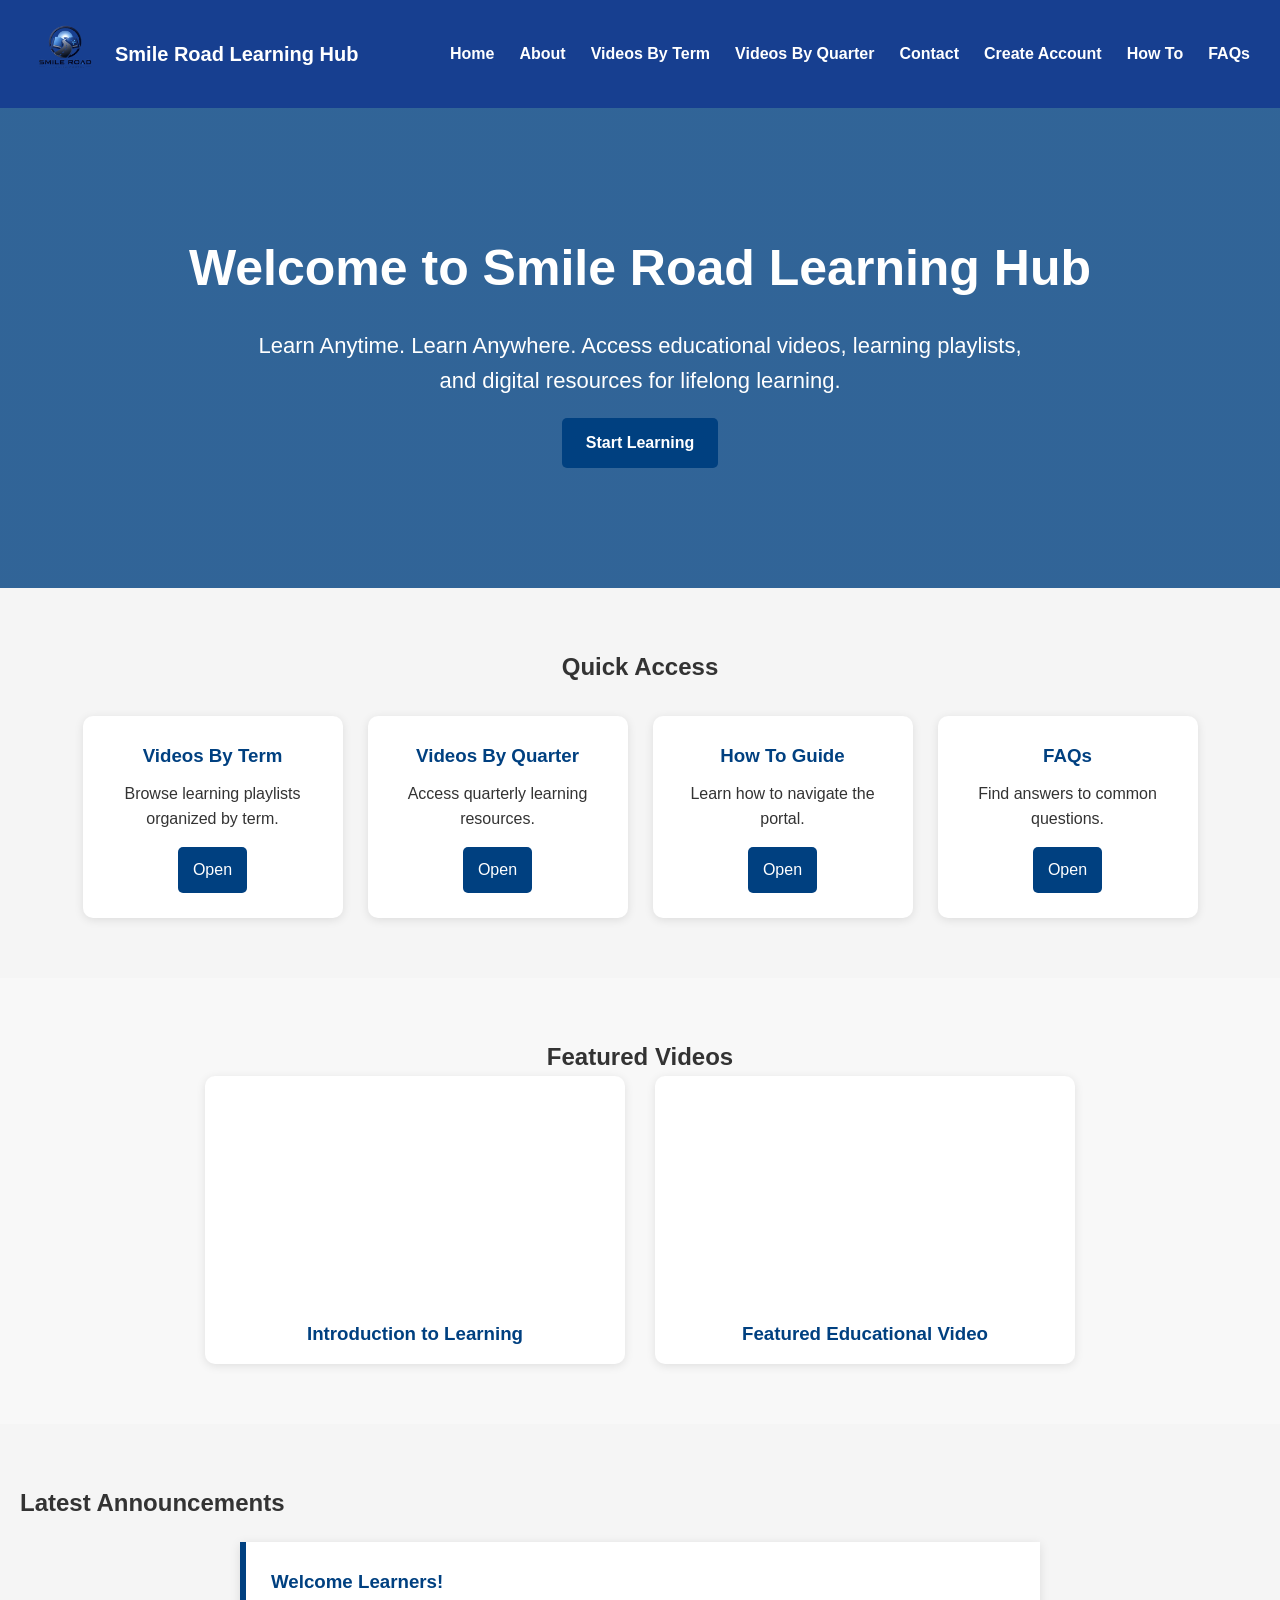
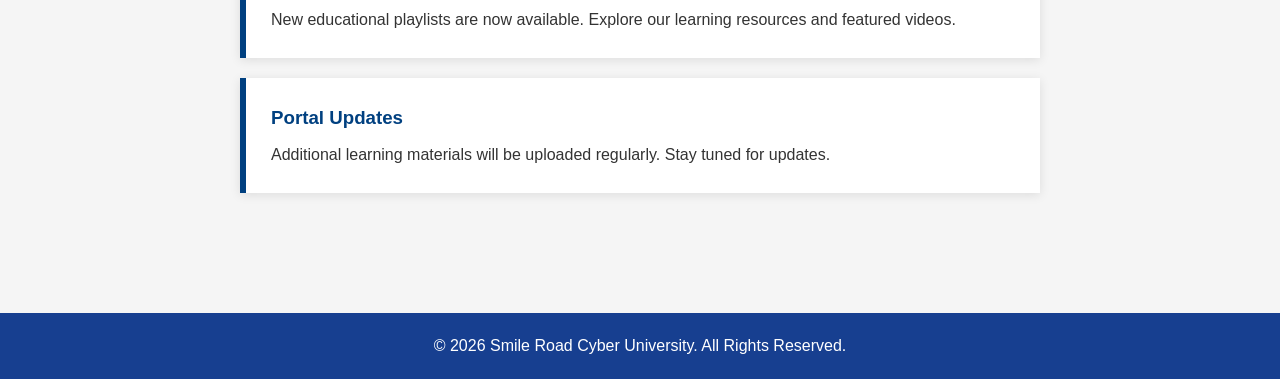
<file: index.html>
<!DOCTYPE html>
<html lang="en">
<head>
    <meta charset="UTF-8">
    <meta name="viewport" content="width=device-width, initial-scale=1.0">
    <title>Smile Road Learning Portal | Home</title>

    <link rel="stylesheet" href="css/style.css">

    <link rel="preconnect" href="https://fonts.googleapis.com">
    <link href="https://fonts.googleapis.com/css2?family=Poppins:wght@300;400;500;600;700&display=swap" rel="stylesheet">
</head>

<body>

<header>
<div class="logo">
    <a href="index.html">
        <img src="assets/logos/logo.png" alt="Smile Road Logo">
    </a>

    <div class="logo-text">
        <p>Smile Road Learning Hub</p>
    </div>
</div>

    <nav>
        <ul>
            <li><a href="index.html">Home</a></li>
            <li><a href="about.html">About</a></li>
            <li><a href="videos-by-term.html">Videos By Term</a></li>
            <li><a href="videos-by-quarter.html">Videos By Quarter</a></li>
            <li><a href="contact.html">Contact</a></li>
            <li><a href="create-account.html">Create Account</a></li>
            <li><a href="how-to.html">How To</a></li>
            <li><a href="faqs.html">FAQs</a></li>
        </ul>
    </nav>
</header>

<!-- HERO SECTION -->

<section class="hero">

    <div class="hero-content">
        <h2>Welcome to Smile Road Learning Hub</h2>

        <p>
            Learn Anytime. Learn Anywhere.
            Access educational videos, learning playlists,
            and digital resources for lifelong learning.
        </p>

        <a href="videos-by-term.html" class="btn-primary">
            Start Learning
        </a>

    </div>

</section>

<!-- QUICK LINKS -->

<section class="quick-links">

    <h2>Quick Access</h2>

    <div class="quick-grid">

        <div class="quick-card">
            <h3>Videos By Term</h3>
            <p>Browse learning playlists organized by term.</p>
            <a href="videos-by-term.html">Open</a>
        </div>

        <div class="quick-card">
            <h3>Videos By Quarter</h3>
            <p>Access quarterly learning resources.</p>
            <a href="videos-by-quarter.html">Open</a>
        </div>

        <div class="quick-card">
            <h3>How To Guide</h3>
            <p>Learn how to navigate the portal.</p>
            <a href="how-to.html">Open</a>
        </div>

        <div class="quick-card">
            <h3>FAQs</h3>
            <p>Find answers to common questions.</p>
            <a href="faqs.html">Open</a>
        </div>

    </div>

</section>

<!-- FEATURED VIDEOS -->

<section class="featured-home">

    <h2>Featured Videos</h2>

    <div class="video-grid">

        <div class="video-card">
            <iframe width="100%" height="220"
                src="https://www.youtube.com/embed/jNQXAC9IVRw"
                allowfullscreen>
            </iframe>
            <h3>Introduction to Learning</h3>
        </div>

        <div class="video-card">
            <iframe width="100%" height="220"
                src="https://www.youtube.com/embed/dQw4w9WgXcQ"
                allowfullscreen>
            </iframe>
            <h3>Featured Educational Video</h3>
        </div>

    </div>

</section>

<!-- ANNOUNCEMENTS -->

<section class="announcements">

    <h2>Latest Announcements</h2>

    <div class="announcement-card">
        <h3>Welcome Learners!</h3>
        <p>
            New educational playlists are now available.
            Explore our learning resources and featured videos.
        </p>
    </div>

    <div class="announcement-card">
        <h3>Portal Updates</h3>
        <p>
            Additional learning materials will be uploaded regularly.
            Stay tuned for updates.
        </p>
    </div>

</section>

<footer>
    <p>&copy; 2026 Smile Road Cyber University. All Rights Reserved.</p>
</footer>

</body>
</html>
</file>
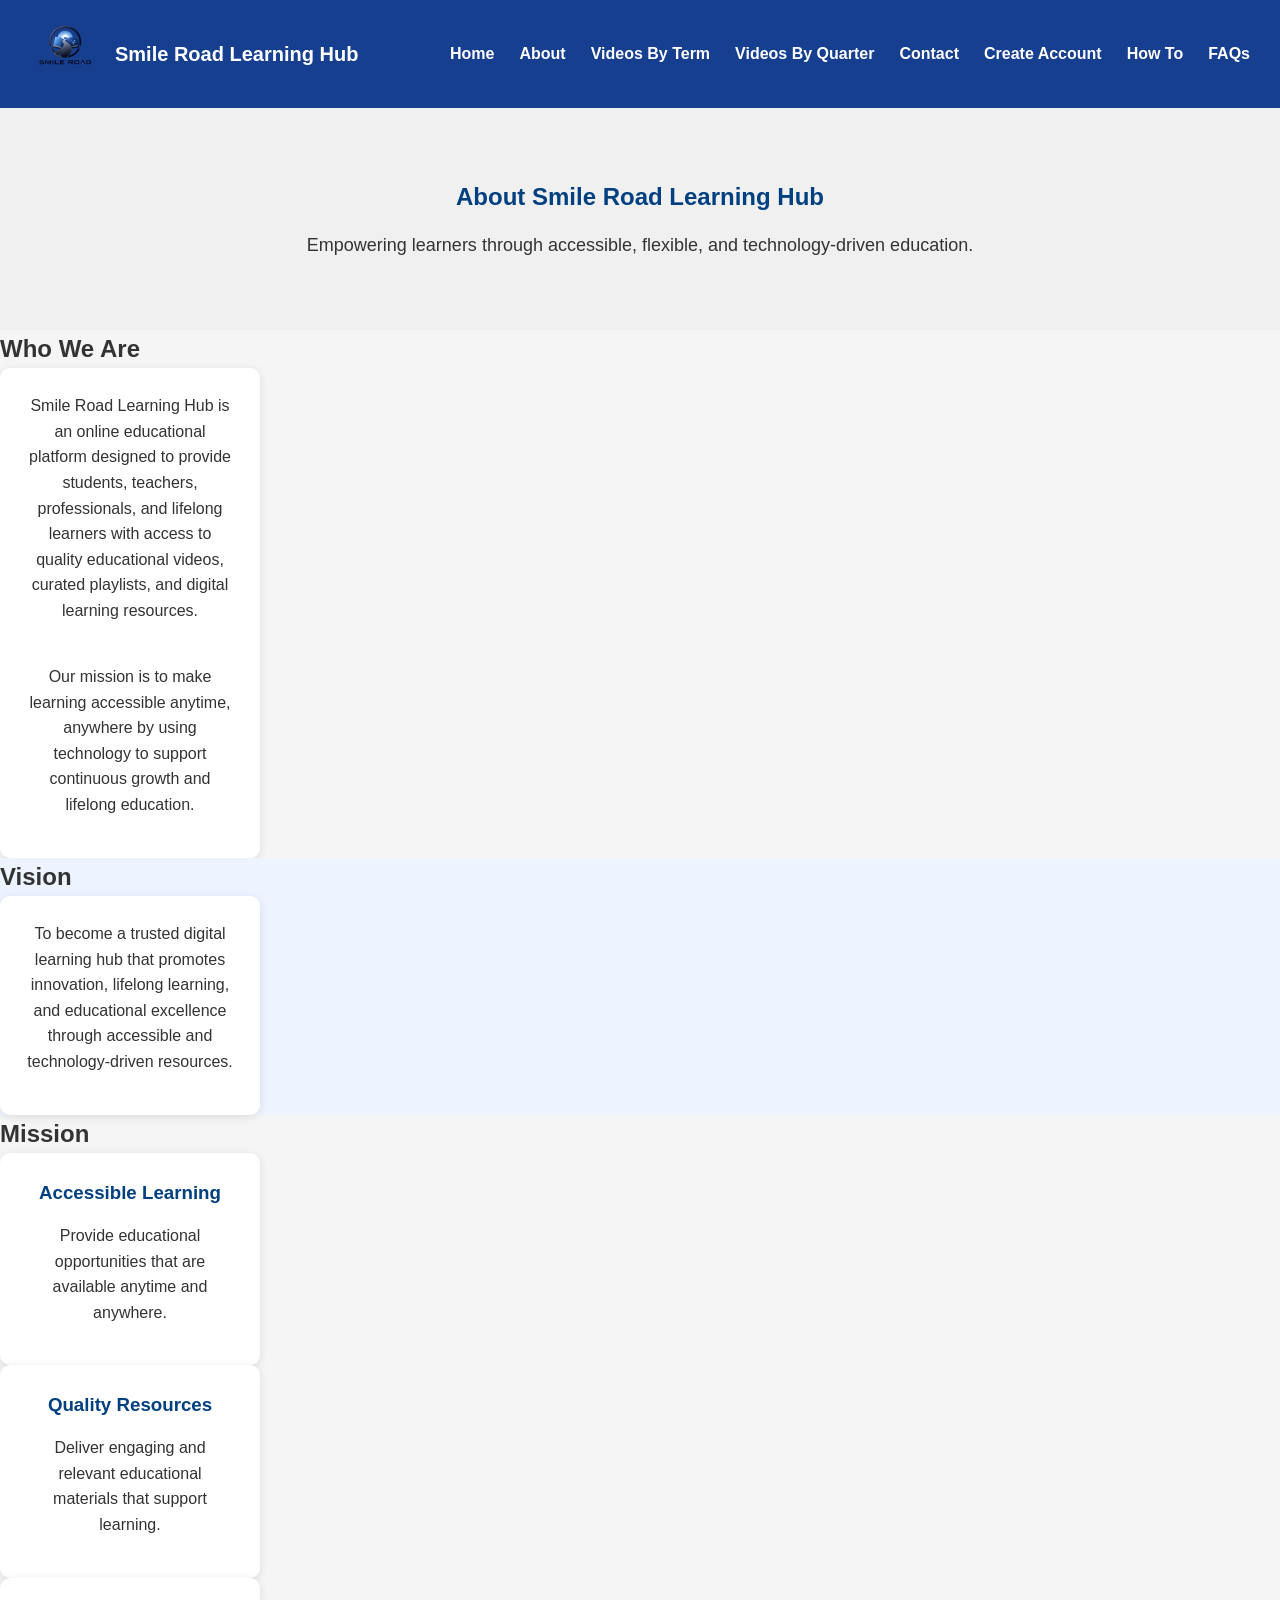
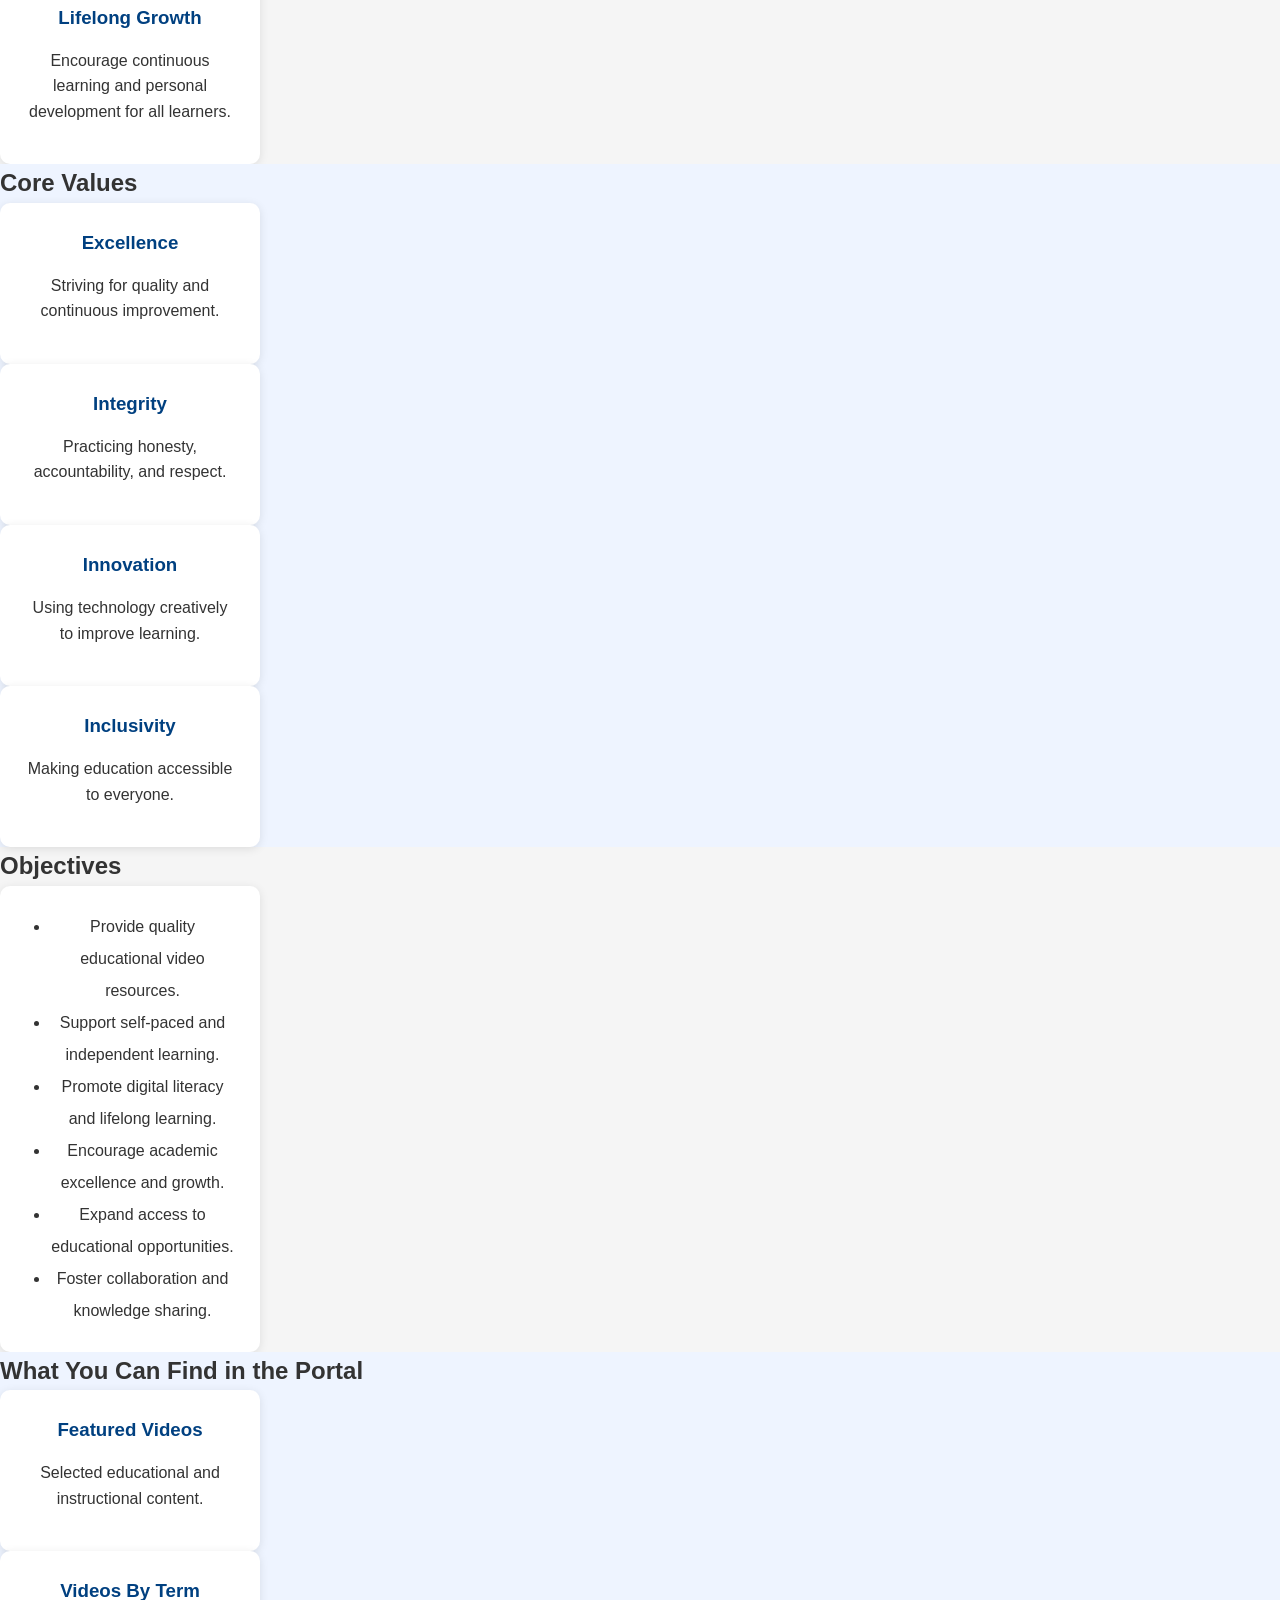
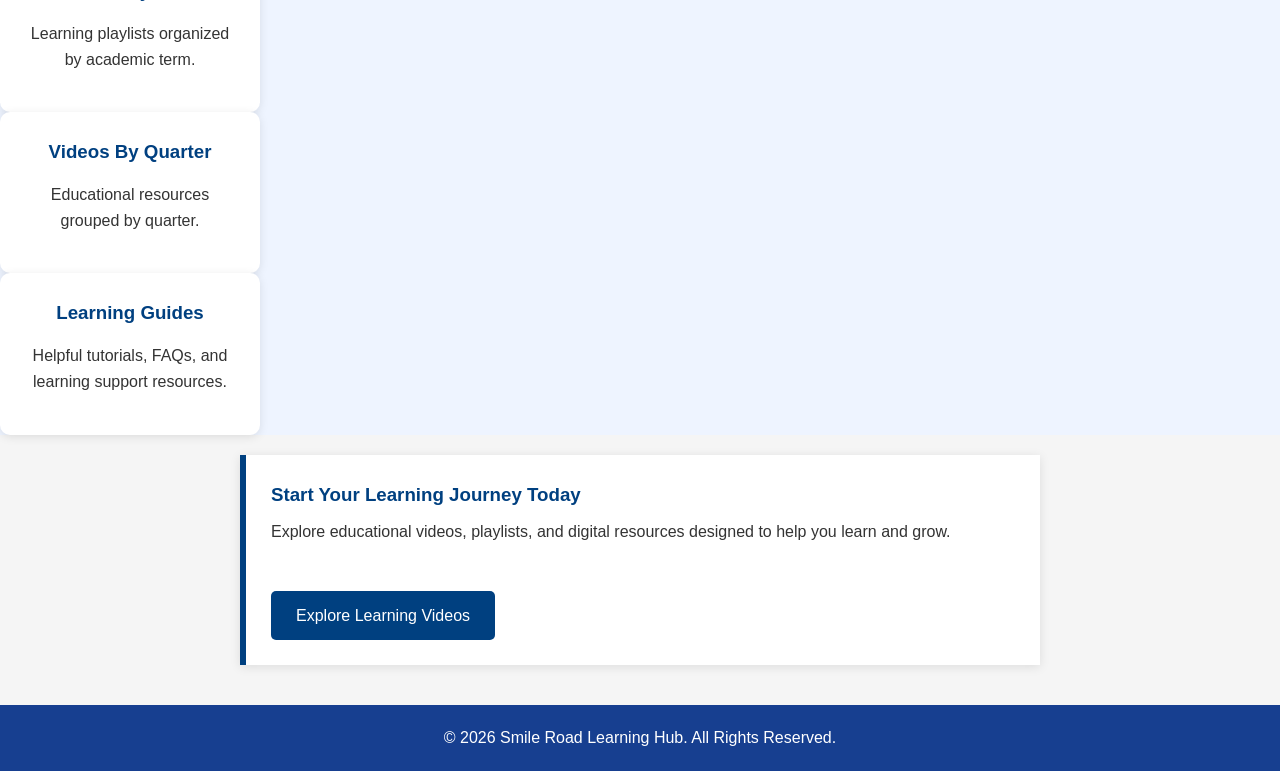
<file: about.html>
<!DOCTYPE html>
<html lang="en">
<head>
    <meta charset="UTF-8">
    <meta name="viewport" content="width=device-width, initial-scale=1.0">
    <title>About | Smile Road Learning Hub</title>

    <link rel="stylesheet" href="css/style.css">

    <link rel="preconnect" href="https://fonts.googleapis.com">
    <link href="https://fonts.googleapis.com/css2?family=Poppins:wght@300;400;500;600;700&display=swap" rel="stylesheet">
</head>

<body>

<header>

    <div class="logo">
        <a href="index.html">
            <img src="assets/logos/logo.png" alt="Smile Road Logo">
        </a>

        <h1>Smile Road Learning Hub</h1>
    </div>

    <nav>
        <ul>
            <li><a href="index.html">Home</a></li>
            <li><a href="about.html" class="active">About</a></li>
            <li><a href="videos-by-term.html">Videos By Term</a></li>
            <li><a href="videos-by-quarter.html">Videos By Quarter</a></li>
            <li><a href="contact.html">Contact</a></li>
            <li><a href="create-account.html">Create Account</a></li>
            <li><a href="how-to.html">How To</a></li>
            <li><a href="faqs.html">FAQs</a></li>
        </ul>
    </nav>

</header>

<!-- PAGE BANNER -->

<section class="page-banner">
    <h2>About Smile Road Learning Hub</h2>

    <p>
        Empowering learners through accessible,
        flexible, and technology-driven education.
    </p>
</section>

<!-- WHO WE ARE -->

<section>

    <div class="container">

        <h2>Who We Are</h2>

        <div class="card">

            <p>
                Smile Road Learning Hub is an online educational platform
                designed to provide students, teachers, professionals,
                and lifelong learners with access to quality educational
                videos, curated playlists, and digital learning resources.
            </p>

            <br>

            <p>
                Our mission is to make learning accessible anytime,
                anywhere by using technology to support continuous
                growth and lifelong education.
            </p>

        </div>

    </div>

</section>

<!-- VISION -->

<section style="background:#eef4ff;">

    <div class="container">

        <h2>Vision</h2>

        <div class="card">

            <p>
                To become a trusted digital learning hub that promotes
                innovation, lifelong learning, and educational excellence
                through accessible and technology-driven resources.
            </p>

        </div>

    </div>

</section>

<!-- MISSION -->

<section>

    <div class="container">

        <h2>Mission</h2>

        <div class="cards">

            <div class="card">
                <h3>Accessible Learning</h3>

                <p>
                    Provide educational opportunities that are available
                    anytime and anywhere.
                </p>
            </div>

            <div class="card">
                <h3>Quality Resources</h3>

                <p>
                    Deliver engaging and relevant educational materials
                    that support learning.
                </p>
            </div>

            <div class="card">
                <h3>Lifelong Growth</h3>

                <p>
                    Encourage continuous learning and personal
                    development for all learners.
                </p>
            </div>

        </div>

    </div>

</section>

<!-- CORE VALUES -->

<section style="background:#eef4ff;">

    <div class="container">

        <h2>Core Values</h2>

        <div class="cards">

            <div class="card">
                <h3>Excellence</h3>
                <p>Striving for quality and continuous improvement.</p>
            </div>

            <div class="card">
                <h3>Integrity</h3>
                <p>Practicing honesty, accountability, and respect.</p>
            </div>

            <div class="card">
                <h3>Innovation</h3>
                <p>Using technology creatively to improve learning.</p>
            </div>

            <div class="card">
                <h3>Inclusivity</h3>
                <p>Making education accessible to everyone.</p>
            </div>

        </div>

    </div>

</section>

<!-- OBJECTIVES -->

<section>

    <div class="container">

        <h2>Objectives</h2>

        <div class="card">

            <ul style="padding-left:25px; line-height:2;">

                <li>Provide quality educational video resources.</li>

                <li>Support self-paced and independent learning.</li>

                <li>Promote digital literacy and lifelong learning.</li>

                <li>Encourage academic excellence and growth.</li>

                <li>Expand access to educational opportunities.</li>

                <li>Foster collaboration and knowledge sharing.</li>

            </ul>

        </div>

    </div>

</section>

<!-- FEATURES -->

<section style="background:#eef4ff;">

    <div class="container">

        <h2>What You Can Find in the Portal</h2>

        <div class="cards">

            <div class="card">
                <h3>Featured Videos</h3>
                <p>Selected educational and instructional content.</p>
            </div>

            <div class="card">
                <h3>Videos By Term</h3>
                <p>Learning playlists organized by academic term.</p>
            </div>

            <div class="card">
                <h3>Videos By Quarter</h3>
                <p>Educational resources grouped by quarter.</p>
            </div>

            <div class="card">
                <h3>Learning Guides</h3>
                <p>Helpful tutorials, FAQs, and learning support resources.</p>
            </div>

        </div>

    </div>

</section>

<!-- CALL TO ACTION -->

<section>

    <div class="container">

        <div class="announcement-card">

            <h3>Start Your Learning Journey Today</h3>

            <p>
                Explore educational videos, playlists,
                and digital resources designed to help
                you learn and grow.
            </p>

            <br>

            <a href="videos-by-term.html" class="btn">
                Explore Learning Videos
            </a>

        </div>

    </div>

</section>

<footer>
    <p>&copy; 2026 Smile Road Learning Hub. All Rights Reserved.</p>
</footer>

</body>
</html>
</file>
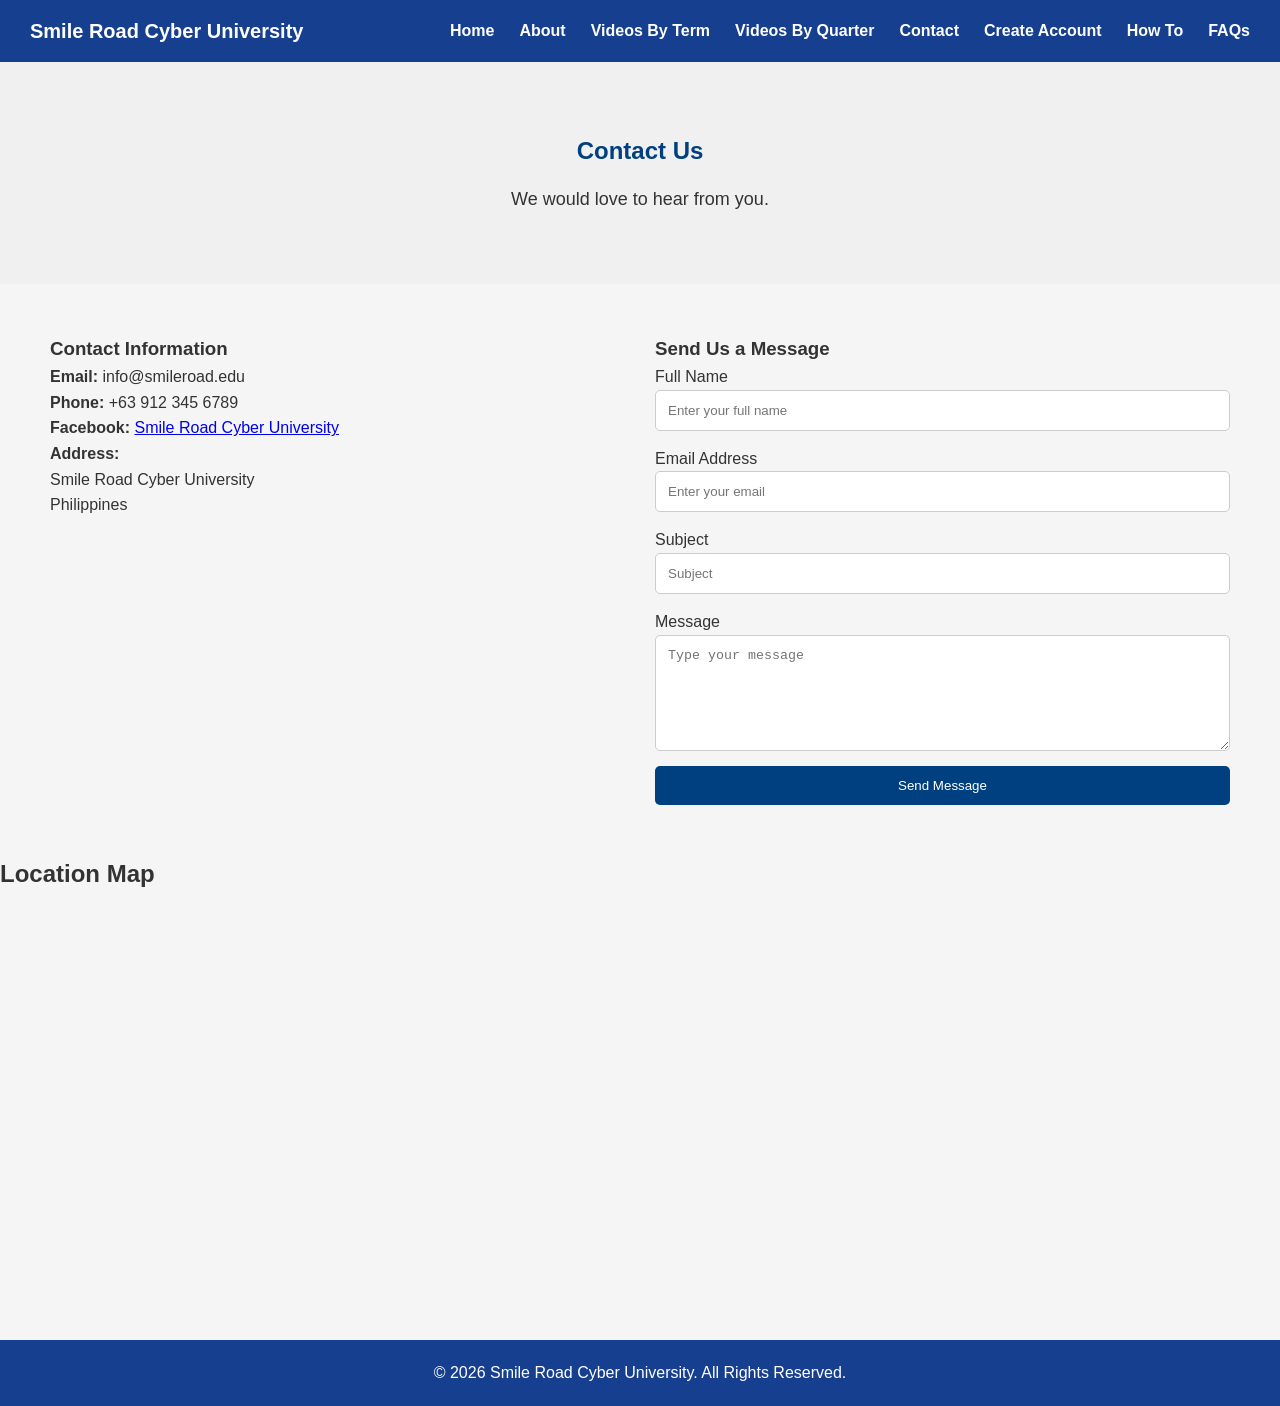
<file: contact.html>
<!DOCTYPE html>
<html lang="en">
<head>
    <meta charset="UTF-8">
    <meta name="viewport" content="width=device-width, initial-scale=1.0">
    <title>Contact | Smile Road Learning Portal</title>
    <link rel="stylesheet" href="css/style.css">
</head>
<body>

<header>
    <div class="logo">
        <h1>Smile Road Cyber University</h1>
    </div>

    <nav>
        <ul>
            <li><a href="index.html">Home</a></li>
            <li><a href="about.html">About</a></li>
            <li><a href="videos-by-term.html">Videos By Term</a></li>
            <li><a href="videos-by-quarter.html">Videos By Quarter</a></li>
            <li><a href="contact.html">Contact</a></li>
            <li><a href="create-account.html">Create Account</a></li>
            <li><a href="how-to.html">How To</a></li>
            <li><a href="faqs.html">FAQs</a></li>
        </ul>
    </nav>
</header>

<section class="page-banner">
    <h2>Contact Us</h2>
    <p>We would love to hear from you.</p>
</section>

<section class="contact-section">

    <div class="contact-info">
        <h3>Contact Information</h3>

        <p><strong>Email:</strong> info@smileroad.edu</p>

        <p><strong>Phone:</strong> +63 912 345 6789</p>

        <p>
            <strong>Facebook:</strong>
            <a href="https://facebook.com" target="_blank">
                Smile Road Cyber University
            </a>
        </p>

        <p>
            <strong>Address:</strong><br>
            Smile Road Cyber University<br>
            Philippines
        </p>
    </div>

    <div class="contact-form">

        <h3>Send Us a Message</h3>

        <form>

            <label>Full Name</label>
            <input type="text" placeholder="Enter your full name">

            <label>Email Address</label>
            <input type="email" placeholder="Enter your email">

            <label>Subject</label>
            <input type="text" placeholder="Subject">

            <label>Message</label>
            <textarea rows="6" placeholder="Type your message"></textarea>

            <button type="submit">Send Message</button>

        </form>

    </div>

</section>

<section class="map-section">

    <h2>Location Map</h2>

    <iframe
        src="https://maps.google.com/maps?q=Manila&t=&z=13&ie=UTF8&iwloc=&output=embed"
        width="100%"
        height="400"
        style="border:0;"
        allowfullscreen=""
        loading="lazy">
    </iframe>

</section>

<footer>
    <p>&copy; 2026 Smile Road Cyber University. All Rights Reserved.</p>
</footer>

</body>
</html>
</file>
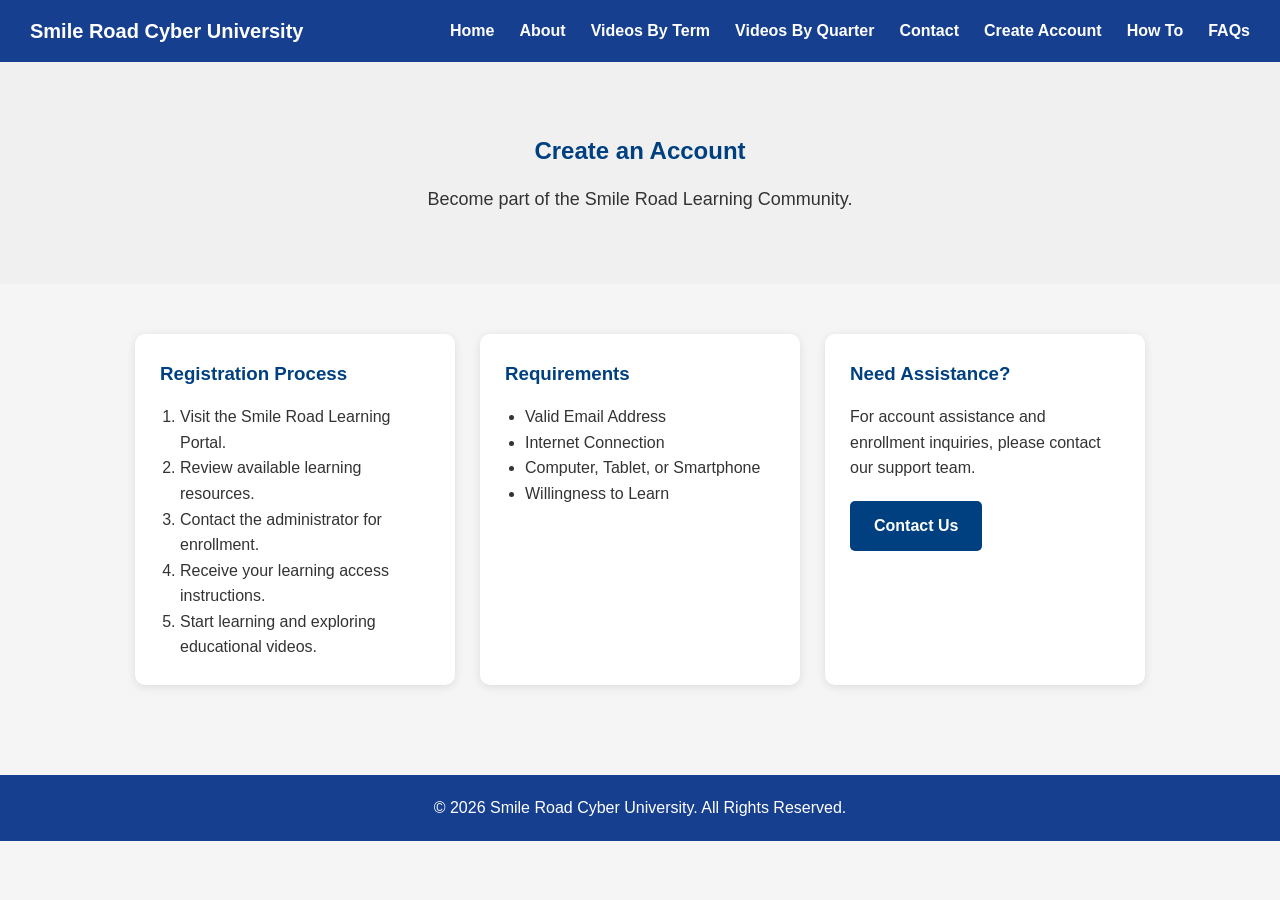
<file: create-account.html>
<!DOCTYPE html>
<html lang="en">
<head>
    <meta charset="UTF-8">
    <meta name="viewport" content="width=device-width, initial-scale=1.0">
    <title>Create Account | Smile Road Learning Portal</title>
    <link rel="stylesheet" href="css/style.css">
</head>
<body>

<header>
    <div class="logo">
        <h1>Smile Road Cyber University</h1>
    </div>

    <nav>
        <ul>
            <li><a href="index.html">Home</a></li>
            <li><a href="about.html">About</a></li>
            <li><a href="videos-by-term.html">Videos By Term</a></li>
            <li><a href="videos-by-quarter.html">Videos By Quarter</a></li>
            <li><a href="contact.html">Contact</a></li>
            <li><a href="create-account.html">Create Account</a></li>
            <li><a href="how-to.html">How To</a></li>
            <li><a href="faqs.html">FAQs</a></li>
        </ul>
    </nav>
</header>

<section class="page-banner">
    <h2>Create an Account</h2>
    <p>Become part of the Smile Road Learning Community.</p>
</section>

<section class="account-section">

    <div class="account-card">
        <h3>Registration Process</h3>

        <ol>
            <li>Visit the Smile Road Learning Portal.</li>
            <li>Review available learning resources.</li>
            <li>Contact the administrator for enrollment.</li>
            <li>Receive your learning access instructions.</li>
            <li>Start learning and exploring educational videos.</li>
        </ol>
    </div>

    <div class="account-card">
        <h3>Requirements</h3>

        <ul>
            <li>Valid Email Address</li>
            <li>Internet Connection</li>
            <li>Computer, Tablet, or Smartphone</li>
            <li>Willingness to Learn</li>
        </ul>
    </div>

    <div class="account-card">
        <h3>Need Assistance?</h3>

        <p>
            For account assistance and enrollment inquiries,
            please contact our support team.
        </p>

        <a href="contact.html" class="btn-primary">
            Contact Us
        </a>
    </div>

</section>

<footer>
    <p>&copy; 2026 Smile Road Cyber University. All Rights Reserved.</p>
</footer>

</body>
</html>
</file>
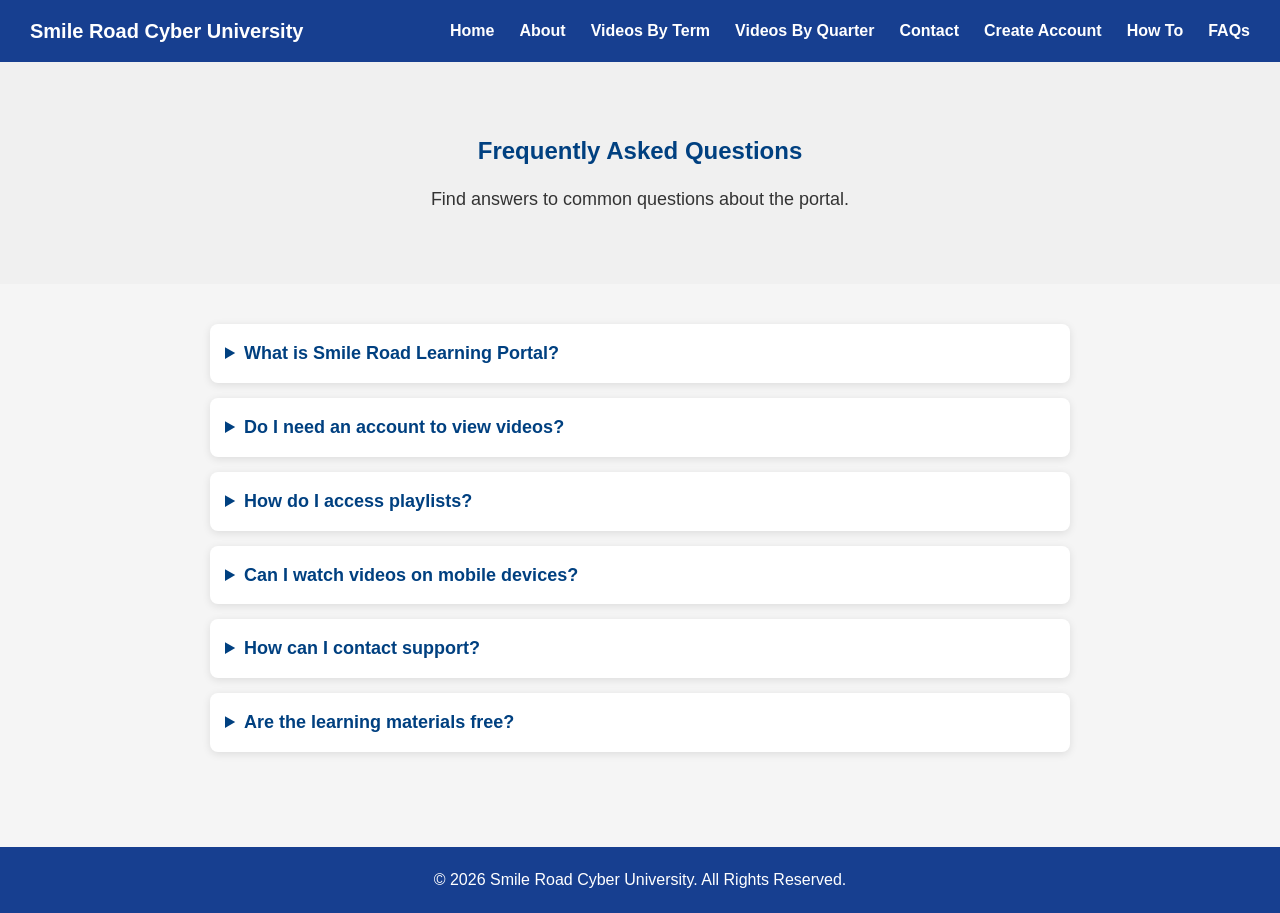
<file: faqs.html>
<!DOCTYPE html>
<html lang="en">
<head>
    <meta charset="UTF-8">
    <meta name="viewport" content="width=device-width, initial-scale=1.0">
    <title>FAQs | Smile Road Learning Portal</title>
    <link rel="stylesheet" href="css/style.css">
</head>
<body>

<header>
    <div class="logo">
        <h1>Smile Road Cyber University</h1>
    </div>

    <nav>
        <ul>
            <li><a href="index.html">Home</a></li>
            <li><a href="about.html">About</a></li>
            <li><a href="videos-by-term.html">Videos By Term</a></li>
            <li><a href="videos-by-quarter.html">Videos By Quarter</a></li>
            <li><a href="contact.html">Contact</a></li>
            <li><a href="create-account.html">Create Account</a></li>
            <li><a href="how-to.html">How To</a></li>
            <li><a href="faqs.html">FAQs</a></li>
        </ul>
    </nav>
</header>

<section class="page-banner">
    <h2>Frequently Asked Questions</h2>
    <p>Find answers to common questions about the portal.</p>
</section>

<section class="faq-container">

    <details class="faq-item">
        <summary>What is Smile Road Learning Portal?</summary>
        <p>
            Smile Road Learning Portal is an online educational platform
            that provides learning videos and educational resources.
        </p>
    </details>

    <details class="faq-item">
        <summary>Do I need an account to view videos?</summary>
        <p>
            No. This version of the portal allows users to browse and
            watch educational content without logging in.
        </p>
    </details>

    <details class="faq-item">
        <summary>How do I access playlists?</summary>
        <p>
            Use the navigation menu and select either
            "Videos By Term" or "Videos By Quarter."
        </p>
    </details>

    <details class="faq-item">
        <summary>Can I watch videos on mobile devices?</summary>
        <p>
            Yes. The portal is designed to work on smartphones,
            tablets, laptops, and desktop computers.
        </p>
    </details>

    <details class="faq-item">
        <summary>How can I contact support?</summary>
        <p>
            Visit the Contact page and send your inquiry using
            the contact form or email information provided.
        </p>
    </details>

    <details class="faq-item">
        <summary>Are the learning materials free?</summary>
        <p>
            Yes. Featured videos and learning resources may be
            accessed freely through the portal.
        </p>
    </details>

</section>

<footer>
    <p>&copy; 2026 Smile Road Cyber University. All Rights Reserved.</p>
</footer>

</body>
</html>
</file>
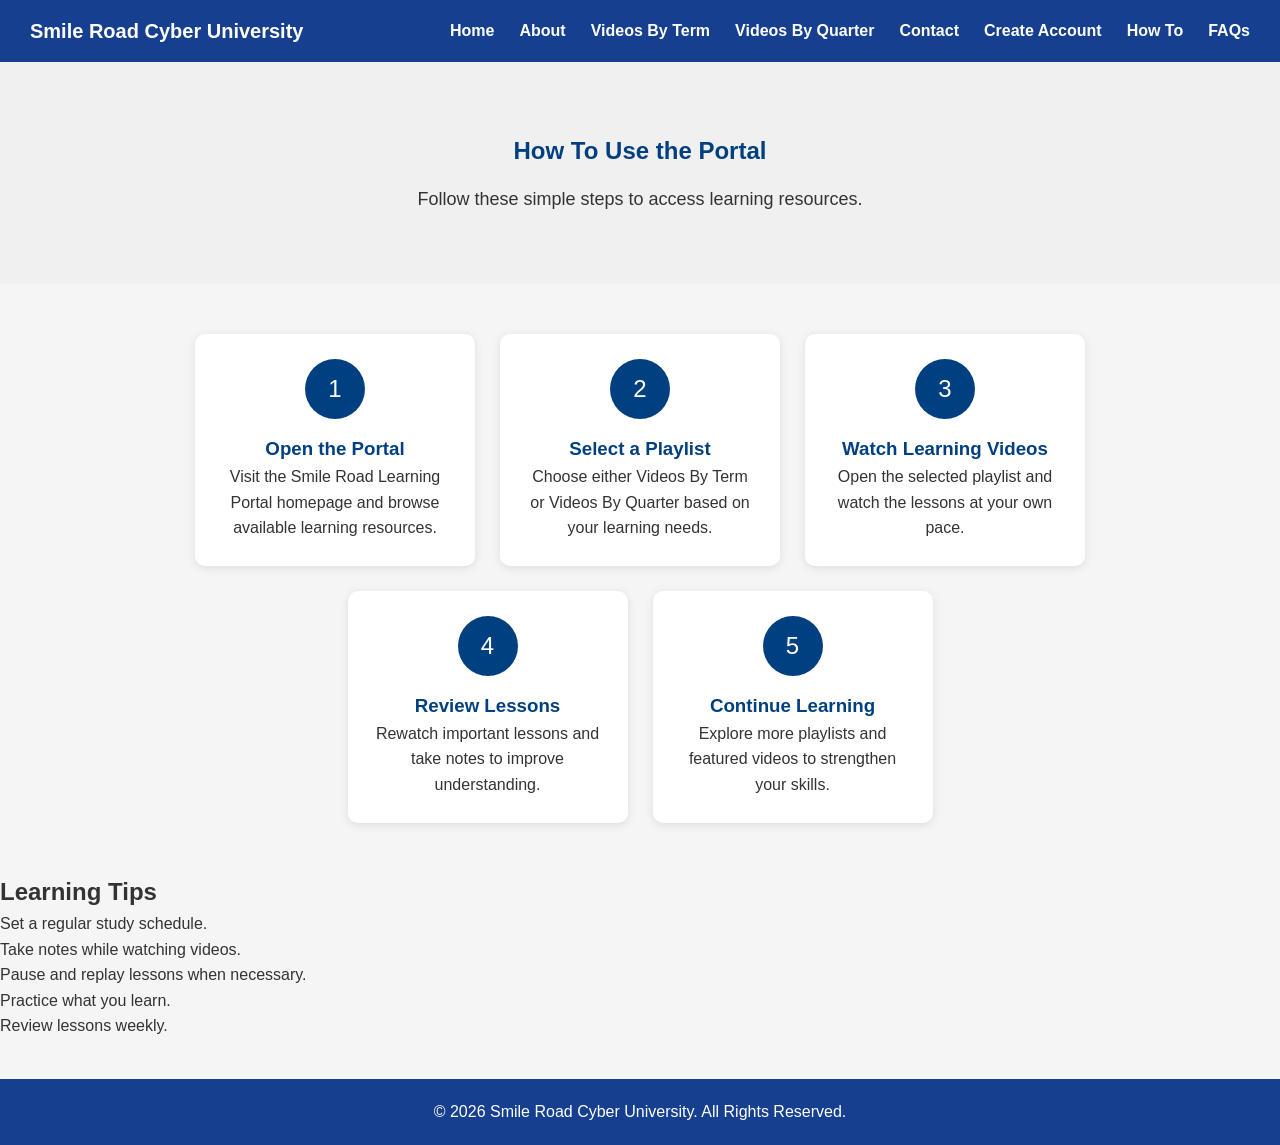
<file: how-to.html>
<!DOCTYPE html>
<html lang="en">
<head>
    <meta charset="UTF-8">
    <meta name="viewport" content="width=device-width, initial-scale=1.0">
    <title>How To | Smile Road Learning Portal</title>
    <link rel="stylesheet" href="css/style.css">
</head>
<body>

<header>
    <div class="logo">
        <h1>Smile Road Cyber University</h1>
    </div>

    <nav>
        <ul>
            <li><a href="index.html">Home</a></li>
            <li><a href="about.html">About</a></li>
            <li><a href="videos-by-term.html">Videos By Term</a></li>
            <li><a href="videos-by-quarter.html">Videos By Quarter</a></li>
            <li><a href="contact.html">Contact</a></li>
            <li><a href="create-account.html">Create Account</a></li>
            <li><a href="how-to.html">How To</a></li>
            <li><a href="faqs.html">FAQs</a></li>
        </ul>
    </nav>
</header>

<section class="page-banner">
    <h2>How To Use the Portal</h2>
    <p>Follow these simple steps to access learning resources.</p>
</section>

<section class="howto-section">

    <div class="step-card">
        <div class="step-number">1</div>
        <h3>Open the Portal</h3>
        <p>
            Visit the Smile Road Learning Portal homepage and
            browse available learning resources.
        </p>
    </div>

    <div class="step-card">
        <div class="step-number">2</div>
        <h3>Select a Playlist</h3>
        <p>
            Choose either Videos By Term or Videos By Quarter
            based on your learning needs.
        </p>
    </div>

    <div class="step-card">
        <div class="step-number">3</div>
        <h3>Watch Learning Videos</h3>
        <p>
            Open the selected playlist and watch the lessons
            at your own pace.
        </p>
    </div>

    <div class="step-card">
        <div class="step-number">4</div>
        <h3>Review Lessons</h3>
        <p>
            Rewatch important lessons and take notes to improve
            understanding.
        </p>
    </div>

    <div class="step-card">
        <div class="step-number">5</div>
        <h3>Continue Learning</h3>
        <p>
            Explore more playlists and featured videos to
            strengthen your skills.
        </p>
    </div>

</section>

<section class="learning-tips">
    <h2>Learning Tips</h2>

    <ul>
        <li>Set a regular study schedule.</li>
        <li>Take notes while watching videos.</li>
        <li>Pause and replay lessons when necessary.</li>
        <li>Practice what you learn.</li>
        <li>Review lessons weekly.</li>
    </ul>
</section>

<footer>
    <p>&copy; 2026 Smile Road Cyber University. All Rights Reserved.</p>
</footer>

</body>
</html>
</file>
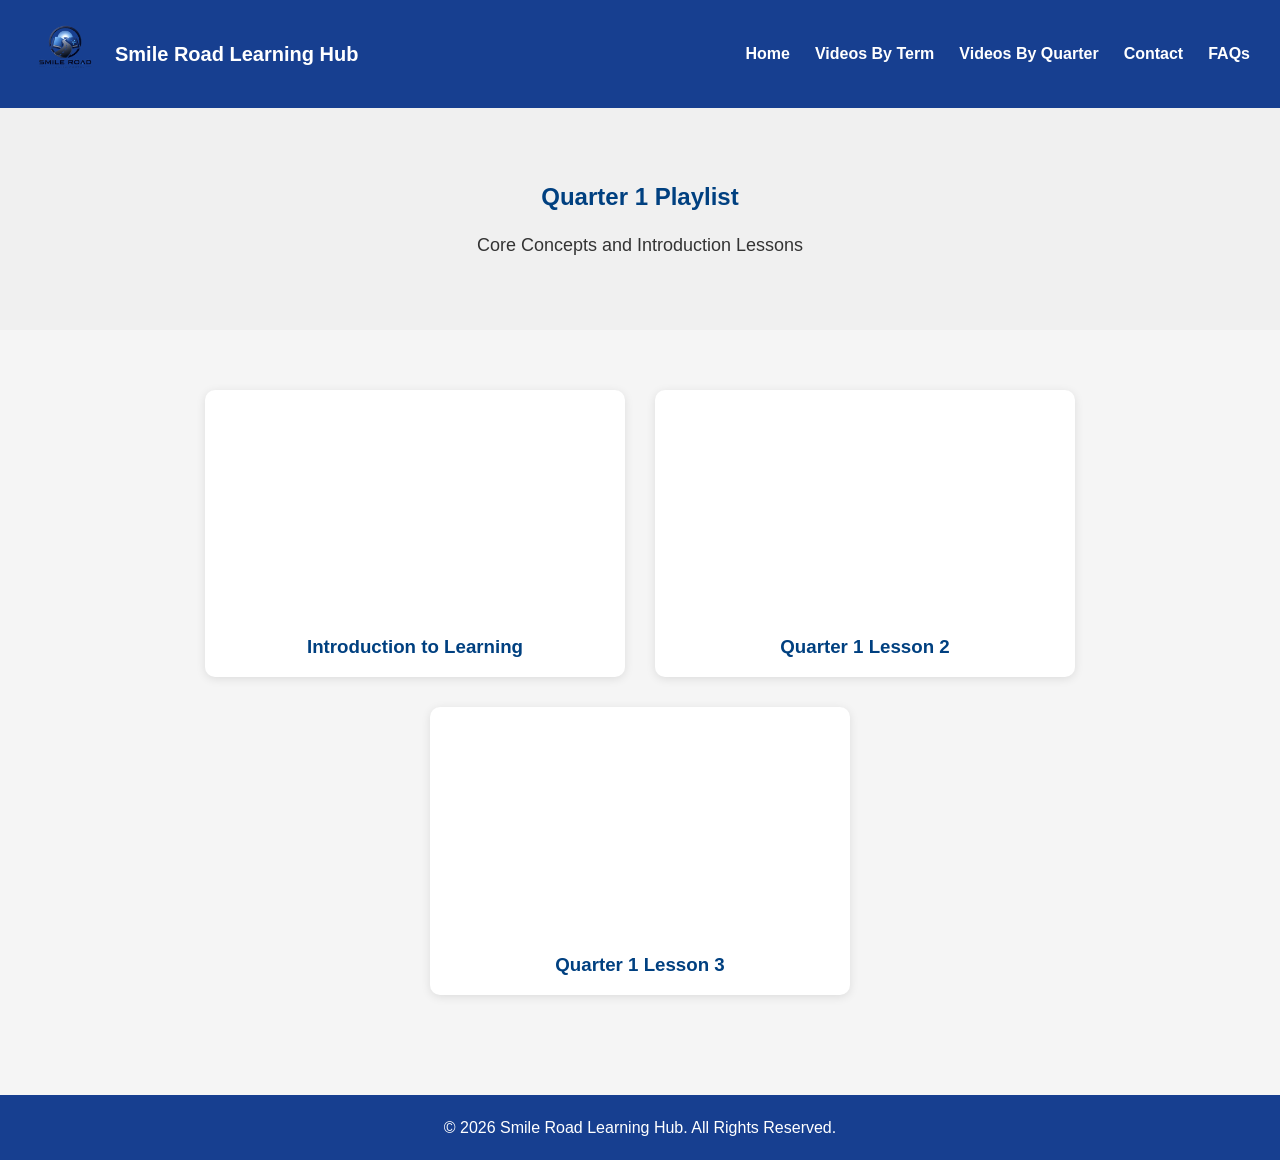
<file: quarter1.html>
<!DOCTYPE html>
<html lang="en">
<head>
    <meta charset="UTF-8">
    <meta name="viewport" content="width=device-width, initial-scale=1.0">
    <title>Quarter 1 Playlist | Smile Road Learning Hub</title>
    <link rel="stylesheet" href="css/style.css">
</head>
<body>

<header>
    <div class="logo">
        <a href="index.html">
            <img src="assets/logos/logo.png" alt="Smile Road Logo">
        </a>
        <h1>Smile Road Learning Hub</h1>
    </div>

    <nav>
        <ul>
            <li><a href="index.html">Home</a></li>
            <li><a href="videos-by-term.html">Videos By Term</a></li>
            <li><a href="videos-by-quarter.html">Videos By Quarter</a></li>
            <li><a href="contact.html">Contact</a></li>
            <li><a href="faqs.html">FAQs</a></li>
        </ul>
    </nav>
</header>

<section class="page-banner">
    <h2>Quarter 1 Playlist</h2>
    <p>Core Concepts and Introduction Lessons</p>
</section>

<section class="featured-videos">

    <div class="video-grid">

        <div class="video-card">
            <iframe width="100%" height="220"
                src="https://www.youtube.com/embed/jNQXAC9IVRw"
                allowfullscreen>
            </iframe>
            <h3>Introduction to Learning</h3>
        </div>

        <div class="video-card">
            <iframe width="100%" height="220"
                src="https://www.youtube.com/embed/M7lc1UVf-VE"
                allowfullscreen>
            </iframe>
            <h3>Quarter 1 Lesson 2</h3>
        </div>

        <div class="video-card">
            <iframe width="100%" height="220"
                src="https://www.youtube.com/embed/ScMzIvxBSi4"
                allowfullscreen>
            </iframe>
            <h3>Quarter 1 Lesson 3</h3>
        </div>

    </div>

</section>

<footer>
    <p>&copy; 2026 Smile Road Learning Hub. All Rights Reserved.</p>
</footer>

</body>
</html>
</file>
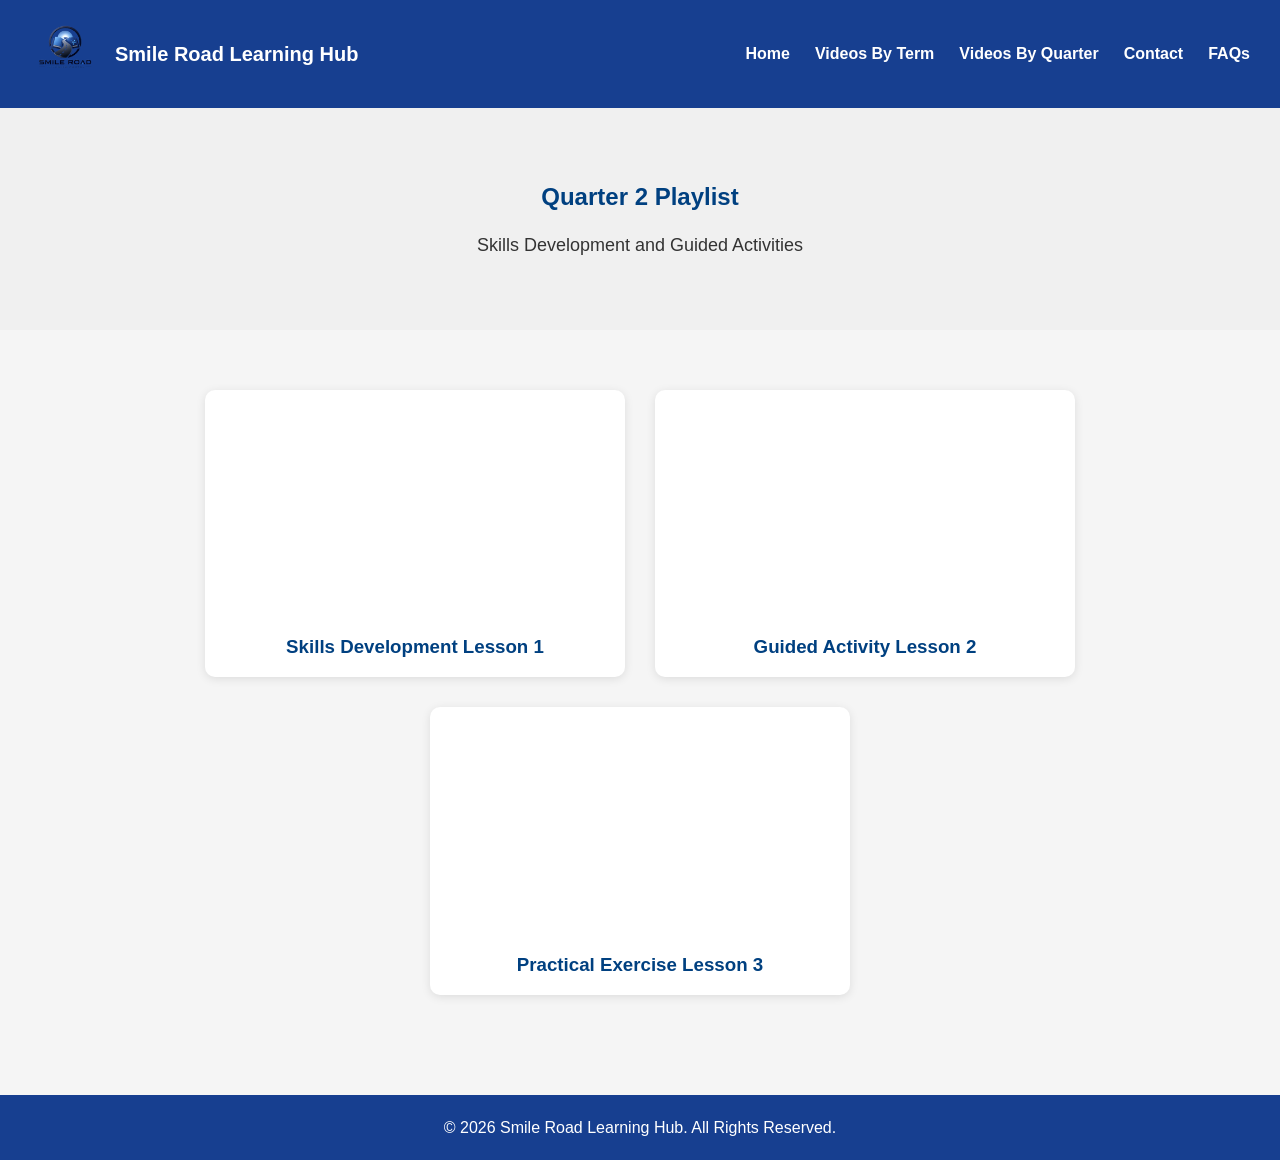
<file: quarter2.html>
<!DOCTYPE html>
<html lang="en">
<head>
    <meta charset="UTF-8">
    <meta name="viewport" content="width=device-width, initial-scale=1.0">
    <title>Quarter 2 Playlist | Smile Road Learning Hub</title>
    <link rel="stylesheet" href="css/style.css">
</head>
<body>

<header>
    <div class="logo">
        <a href="index.html">
            <img src="assets/logos/logo.png" alt="Smile Road Logo">
        </a>
        <h1>Smile Road Learning Hub</h1>
    </div>

    <nav>
        <ul>
            <li><a href="index.html">Home</a></li>
            <li><a href="videos-by-term.html">Videos By Term</a></li>
            <li><a href="videos-by-quarter.html">Videos By Quarter</a></li>
            <li><a href="contact.html">Contact</a></li>
            <li><a href="faqs.html">FAQs</a></li>
        </ul>
    </nav>
</header>

<section class="page-banner">
    <h2>Quarter 2 Playlist</h2>
    <p>Skills Development and Guided Activities</p>
</section>

<section class="featured-videos">

    <div class="video-grid">

        <div class="video-card">
            <iframe width="100%" height="220"
                src="https://www.youtube.com/embed/ysz5S6PUM-U"
                allowfullscreen>
            </iframe>
            <h3>Skills Development Lesson 1</h3>
        </div>

        <div class="video-card">
            <iframe width="100%" height="220"
                src="https://www.youtube.com/embed/tgbNymZ7vqY"
                allowfullscreen>
            </iframe>
            <h3>Guided Activity Lesson 2</h3>
        </div>

        <div class="video-card">
            <iframe width="100%" height="220"
                src="https://www.youtube.com/embed/aqz-KE-bpKQ"
                allowfullscreen>
            </iframe>
            <h3>Practical Exercise Lesson 3</h3>
        </div>

    </div>

</section>

<footer>
    <p>&copy; 2026 Smile Road Learning Hub. All Rights Reserved.</p>
</footer>

</body>
</html>
</file>
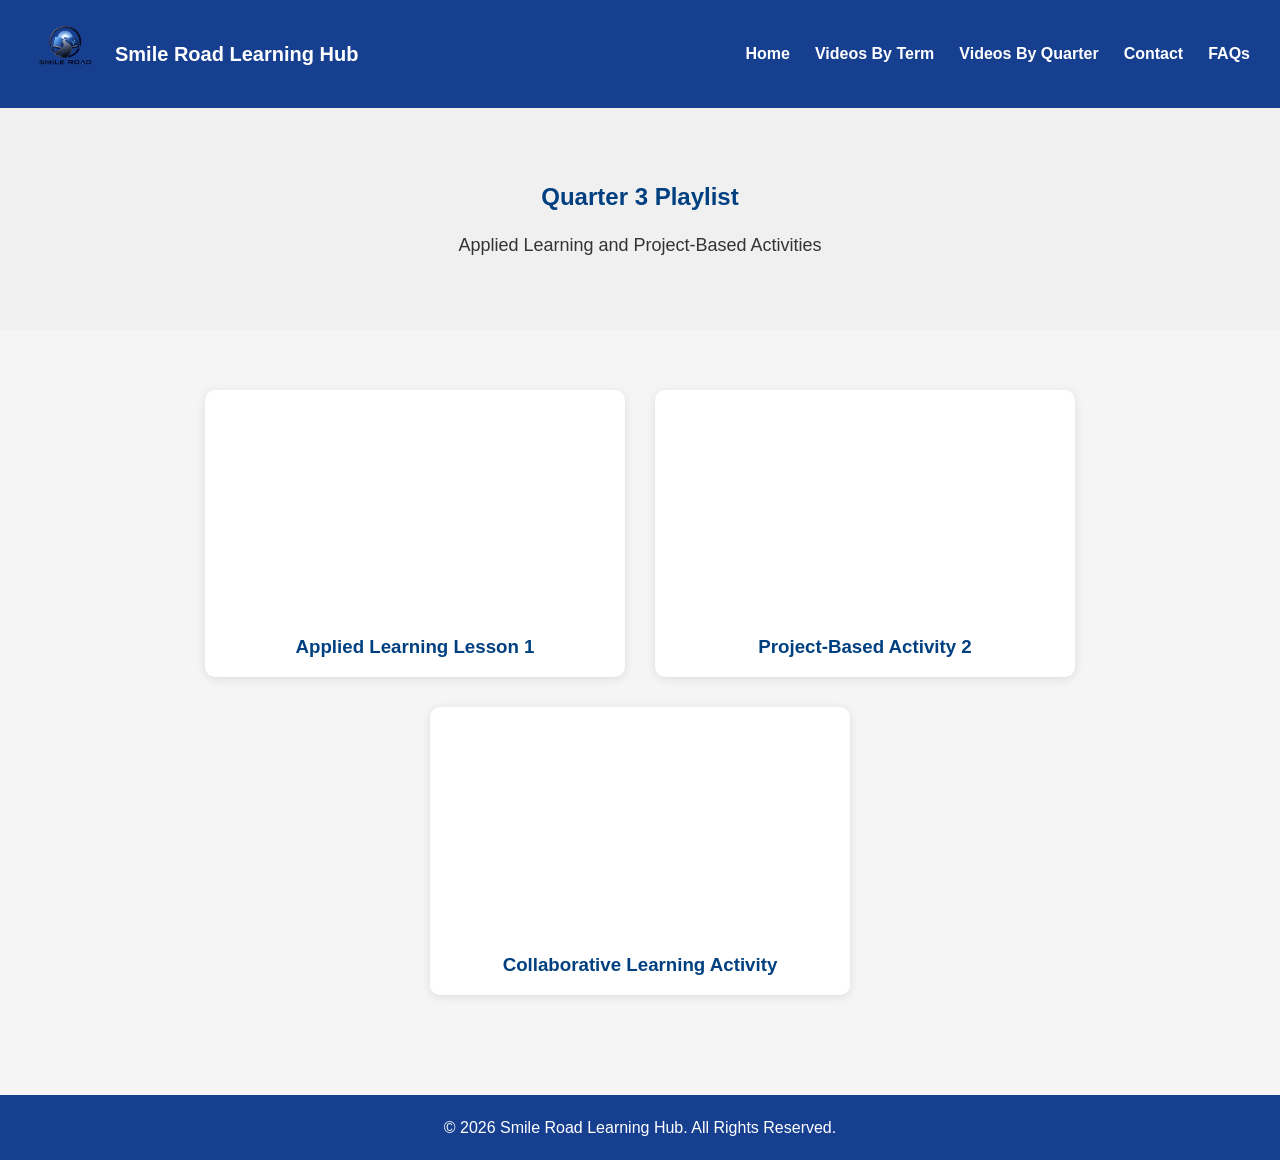
<file: quarter3.html>
<!DOCTYPE html>
<html lang="en">
<head>
    <meta charset="UTF-8">
    <meta name="viewport" content="width=device-width, initial-scale=1.0">
    <title>Quarter 3 Playlist | Smile Road Learning Hub</title>
    <link rel="stylesheet" href="css/style.css">
</head>
<body>

<header>
    <div class="logo">
        <a href="index.html">
            <img src="assets/logos/logo.png" alt="Smile Road Logo">
        </a>
        <h1>Smile Road Learning Hub</h1>
    </div>

    <nav>
        <ul>
            <li><a href="index.html">Home</a></li>
            <li><a href="videos-by-term.html">Videos By Term</a></li>
            <li><a href="videos-by-quarter.html">Videos By Quarter</a></li>
            <li><a href="contact.html">Contact</a></li>
            <li><a href="faqs.html">FAQs</a></li>
        </ul>
    </nav>
</header>

<section class="page-banner">
    <h2>Quarter 3 Playlist</h2>
    <p>Applied Learning and Project-Based Activities</p>
</section>

<section class="featured-videos">

    <div class="video-grid">

        <div class="video-card">
            <iframe width="100%" height="220"
                src="https://www.youtube.com/embed/kXYiU_JCYtU"
                allowfullscreen>
            </iframe>
            <h3>Applied Learning Lesson 1</h3>
        </div>

        <div class="video-card">
            <iframe width="100%" height="220"
                src="https://www.youtube.com/embed/M7lc1UVf-VE"
                allowfullscreen>
            </iframe>
            <h3>Project-Based Activity 2</h3>
        </div>

        <div class="video-card">
            <iframe width="100%" height="220"
                src="https://www.youtube.com/embed/jNQXAC9IVRw"
                allowfullscreen>
            </iframe>
            <h3>Collaborative Learning Activity</h3>
        </div>

    </div>

</section>

<footer>
    <p>&copy; 2026 Smile Road Learning Hub. All Rights Reserved.</p>
</footer>

</body>
</html>
</file>
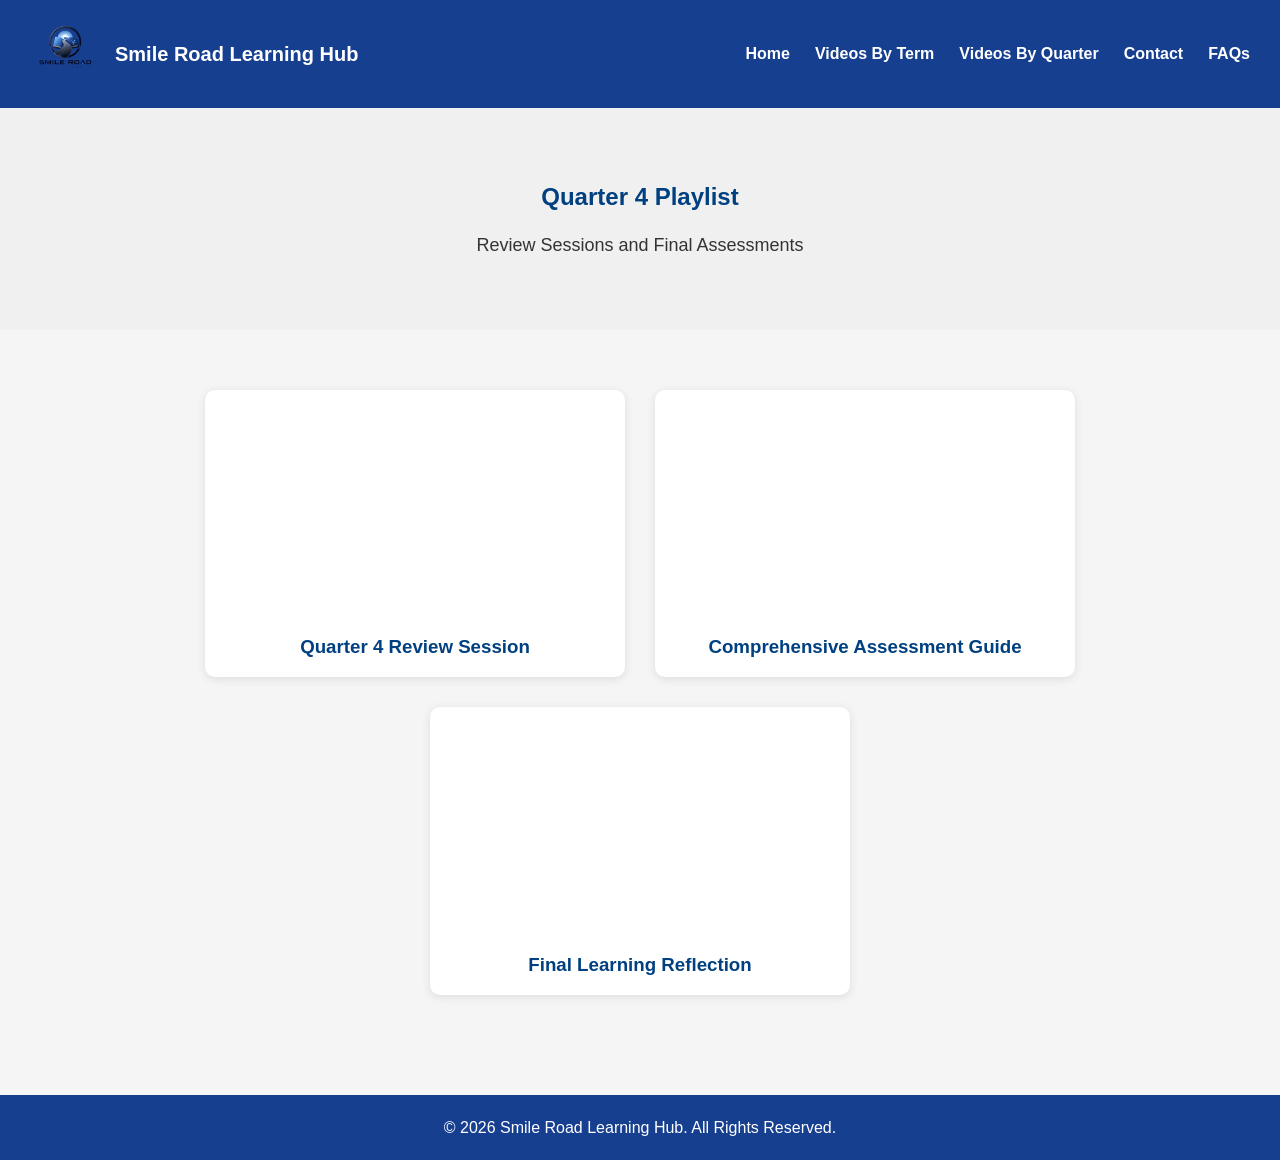
<file: quarter4.html>
<!DOCTYPE html>
<html lang="en">
<head>
    <meta charset="UTF-8">
    <meta name="viewport" content="width=device-width, initial-scale=1.0">
    <title>Quarter 4 Playlist | Smile Road Learning Hub</title>
    <link rel="stylesheet" href="css/style.css">
</head>
<body>

<header>
    <div class="logo">
        <a href="index.html">
            <img src="assets/logos/logo.png" alt="Smile Road Logo">
        </a>
        <h1>Smile Road Learning Hub</h1>
    </div>

    <nav>
        <ul>
            <li><a href="index.html">Home</a></li>
            <li><a href="videos-by-term.html">Videos By Term</a></li>
            <li><a href="videos-by-quarter.html">Videos By Quarter</a></li>
            <li><a href="contact.html">Contact</a></li>
            <li><a href="faqs.html">FAQs</a></li>
        </ul>
    </nav>
</header>

<section class="page-banner">
    <h2>Quarter 4 Playlist</h2>
    <p>Review Sessions and Final Assessments</p>
</section>

<section class="featured-videos">

    <div class="video-grid">

        <div class="video-card">
            <iframe width="100%" height="220"
                src="https://www.youtube.com/embed/ScMzIvxBSi4"
                allowfullscreen>
            </iframe>
            <h3>Quarter 4 Review Session</h3>
        </div>

        <div class="video-card">
            <iframe width="100%" height="220"
                src="https://www.youtube.com/embed/aqz-KE-bpKQ"
                allowfullscreen>
            </iframe>
            <h3>Comprehensive Assessment Guide</h3>
        </div>

        <div class="video-card">
            <iframe width="100%" height="220"
                src="https://www.youtube.com/embed/ysz5S6PUM-U"
                allowfullscreen>
            </iframe>
            <h3>Final Learning Reflection</h3>
        </div>

    </div>

</section>

<footer>
    <p>&copy; 2026 Smile Road Learning Hub. All Rights Reserved.</p>
</footer>

</body>
</html>
</file>
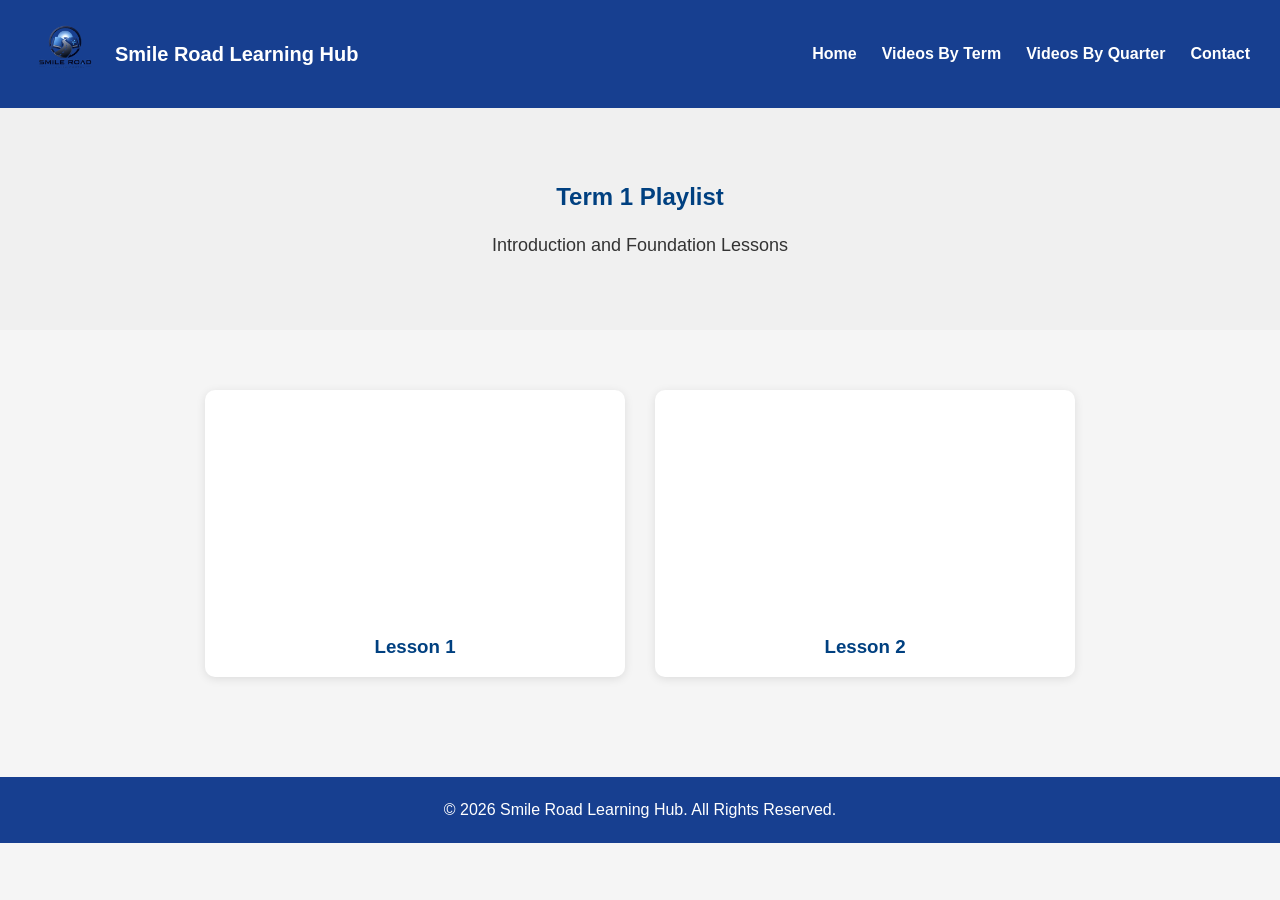
<file: term1.html>
<!DOCTYPE html>
<html lang="en">
<head>
    <meta charset="UTF-8">
    <meta name="viewport" content="width=device-width, initial-scale=1.0">
    <title>Term 1 Playlist | Smile Road Learning Hub</title>
    <link rel="stylesheet" href="css/style.css">
</head>
<body>

<header>
    <div class="logo">
        <a href="index.html">
            <img src="assets/logos/logo.png" alt="Smile Road Logo">
        </a>
        <h1>Smile Road Learning Hub</h1>
    </div>

    <nav>
        <ul>
            <li><a href="index.html">Home</a></li>
            <li><a href="videos-by-term.html">Videos By Term</a></li>
            <li><a href="videos-by-quarter.html">Videos By Quarter</a></li>
            <li><a href="contact.html">Contact</a></li>
        </ul>
    </nav>
</header>

<section class="page-banner">
    <h2>Term 1 Playlist</h2>
    <p>Introduction and Foundation Lessons</p>
</section>

<section class="featured-videos">

    <div class="video-grid">

        <div class="video-card">
            <iframe width="100%" height="220"
                src="https://www.youtube.com/embed/jNQXAC9IVRw"
                allowfullscreen>
            </iframe>
            <h3>Lesson 1</h3>
        </div>

        <div class="video-card">
            <iframe width="100%" height="220"
                src="https://www.youtube.com/embed/dQw4w9WgXcQ"
                allowfullscreen>
            </iframe>
            <h3>Lesson 2</h3>
        </div>

    </div>

</section>

<footer>
    <p>&copy; 2026 Smile Road Learning Hub. All Rights Reserved.</p>
</footer>

</body>
</html>
</file>
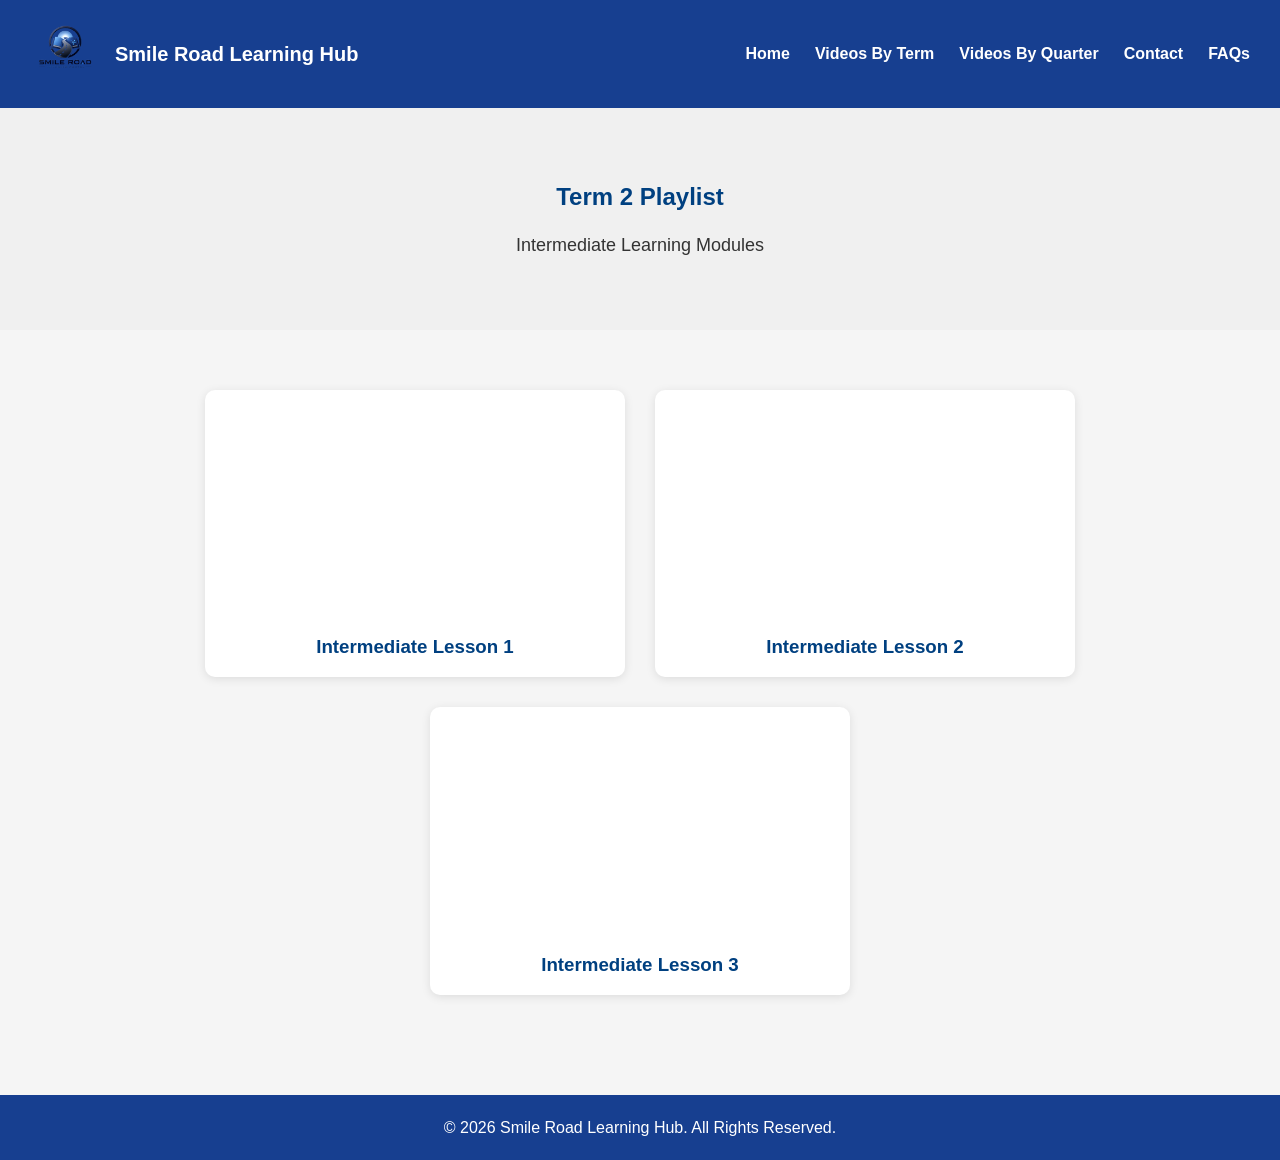
<file: term2.html>
<!DOCTYPE html>
<html lang="en">
<head>
    <meta charset="UTF-8">
    <meta name="viewport" content="width=device-width, initial-scale=1.0">
    <title>Term 2 Playlist | Smile Road Learning Hub</title>
    <link rel="stylesheet" href="css/style.css">
</head>
<body>

<header>
    <div class="logo">
        <a href="index.html">
            <img src="assets/logos/logo.png" alt="Smile Road Logo">
        </a>
        <h1>Smile Road Learning Hub</h1>
    </div>

    <nav>
        <ul>
            <li><a href="index.html">Home</a></li>
            <li><a href="videos-by-term.html">Videos By Term</a></li>
            <li><a href="videos-by-quarter.html">Videos By Quarter</a></li>
            <li><a href="contact.html">Contact</a></li>
            <li><a href="faqs.html">FAQs</a></li>
        </ul>
    </nav>
</header>

<section class="page-banner">
    <h2>Term 2 Playlist</h2>
    <p>Intermediate Learning Modules</p>
</section>

<section class="featured-videos">

    <div class="video-grid">

        <div class="video-card">
            <iframe width="100%" height="220"
                src="https://www.youtube.com/embed/M7lc1UVf-VE"
                allowfullscreen>
            </iframe>
            <h3>Intermediate Lesson 1</h3>
        </div>

        <div class="video-card">
            <iframe width="100%" height="220"
                src="https://www.youtube.com/embed/ysz5S6PUM-U"
                allowfullscreen>
            </iframe>
            <h3>Intermediate Lesson 2</h3>
        </div>

        <div class="video-card">
            <iframe width="100%" height="220"
                src="https://www.youtube.com/embed/ScMzIvxBSi4"
                allowfullscreen>
            </iframe>
            <h3>Intermediate Lesson 3</h3>
        </div>

    </div>

</section>

<footer>
    <p>&copy; 2026 Smile Road Learning Hub. All Rights Reserved.</p>
</footer>

</body>
</html>
</file>
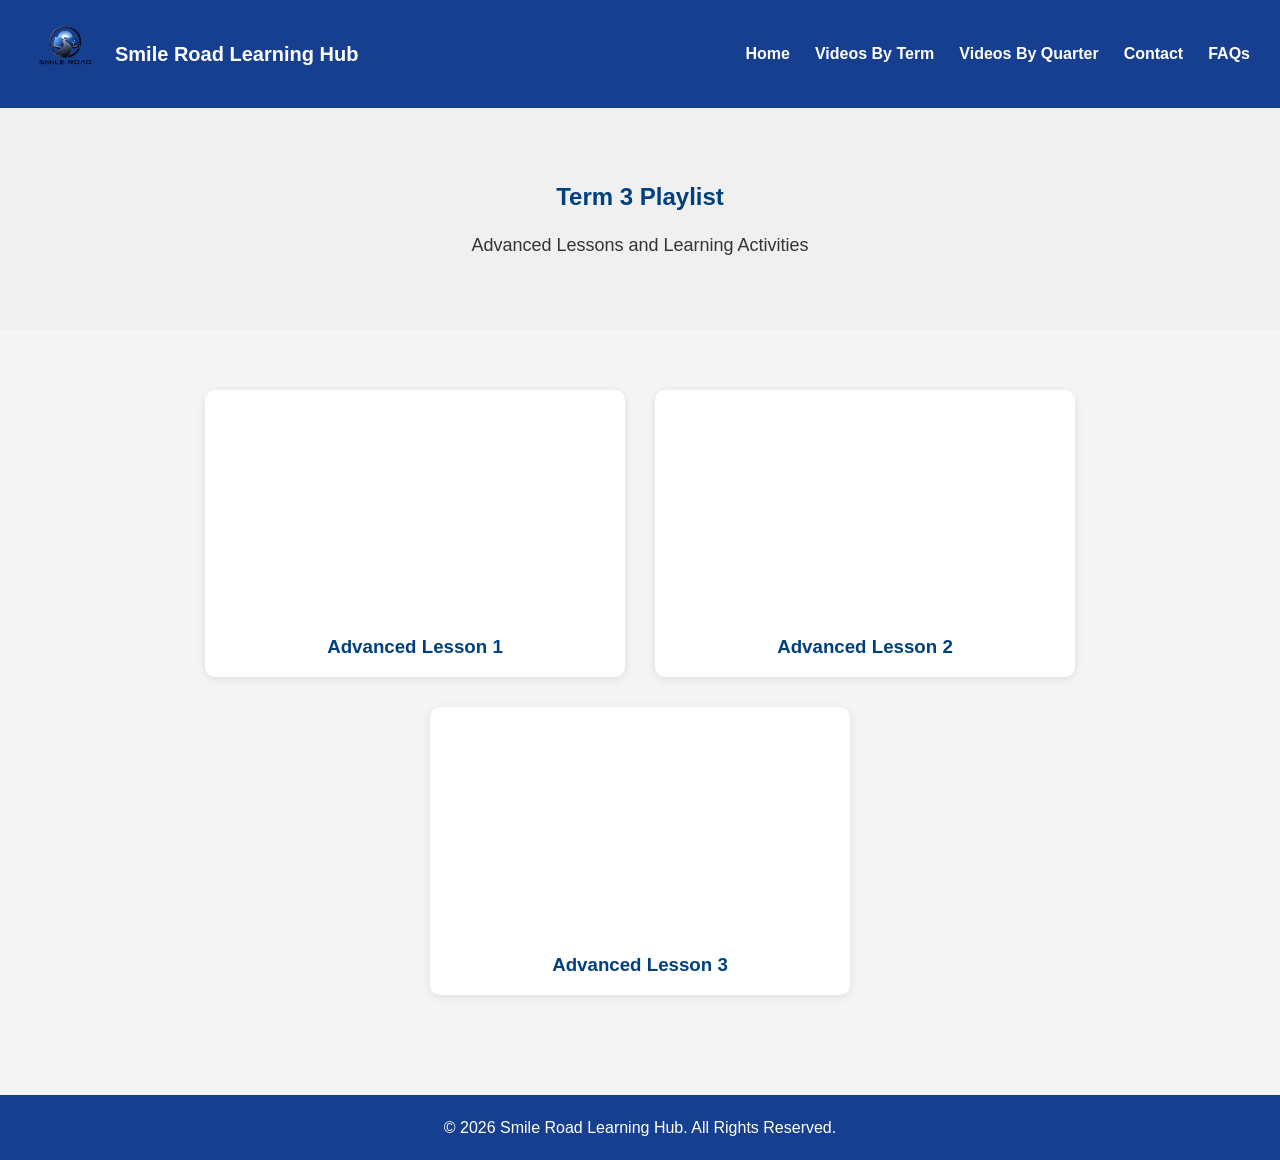
<file: term3.html>
<!DOCTYPE html>
<html lang="en">
<head>
    <meta charset="UTF-8">
    <meta name="viewport" content="width=device-width, initial-scale=1.0">
    <title>Term 3 Playlist | Smile Road Learning Hub</title>
    <link rel="stylesheet" href="css/style.css">
</head>
<body>

<header>
    <div class="logo">
        <a href="index.html">
            <img src="assets/logos/logo.png" alt="Smile Road Logo">
        </a>
        <h1>Smile Road Learning Hub</h1>
    </div>

    <nav>
        <ul>
            <li><a href="index.html">Home</a></li>
            <li><a href="videos-by-term.html">Videos By Term</a></li>
            <li><a href="videos-by-quarter.html">Videos By Quarter</a></li>
            <li><a href="contact.html">Contact</a></li>
            <li><a href="faqs.html">FAQs</a></li>
        </ul>
    </nav>
</header>

<section class="page-banner">
    <h2>Term 3 Playlist</h2>
    <p>Advanced Lessons and Learning Activities</p>
</section>

<section class="featured-videos">

    <div class="video-grid">

        <div class="video-card">
            <iframe width="100%" height="220"
                src="https://www.youtube.com/embed/aqz-KE-bpKQ"
                allowfullscreen>
            </iframe>
            <h3>Advanced Lesson 1</h3>
        </div>

        <div class="video-card">
            <iframe width="100%" height="220"
                src="https://www.youtube.com/embed/tgbNymZ7vqY"
                allowfullscreen>
            </iframe>
            <h3>Advanced Lesson 2</h3>
        </div>

        <div class="video-card">
            <iframe width="100%" height="220"
                src="https://www.youtube.com/embed/kXYiU_JCYtU"
                allowfullscreen>
            </iframe>
            <h3>Advanced Lesson 3</h3>
        </div>

    </div>

</section>

<footer>
    <p>&copy; 2026 Smile Road Learning Hub. All Rights Reserved.</p>
</footer>

</body>
</html>
</file>
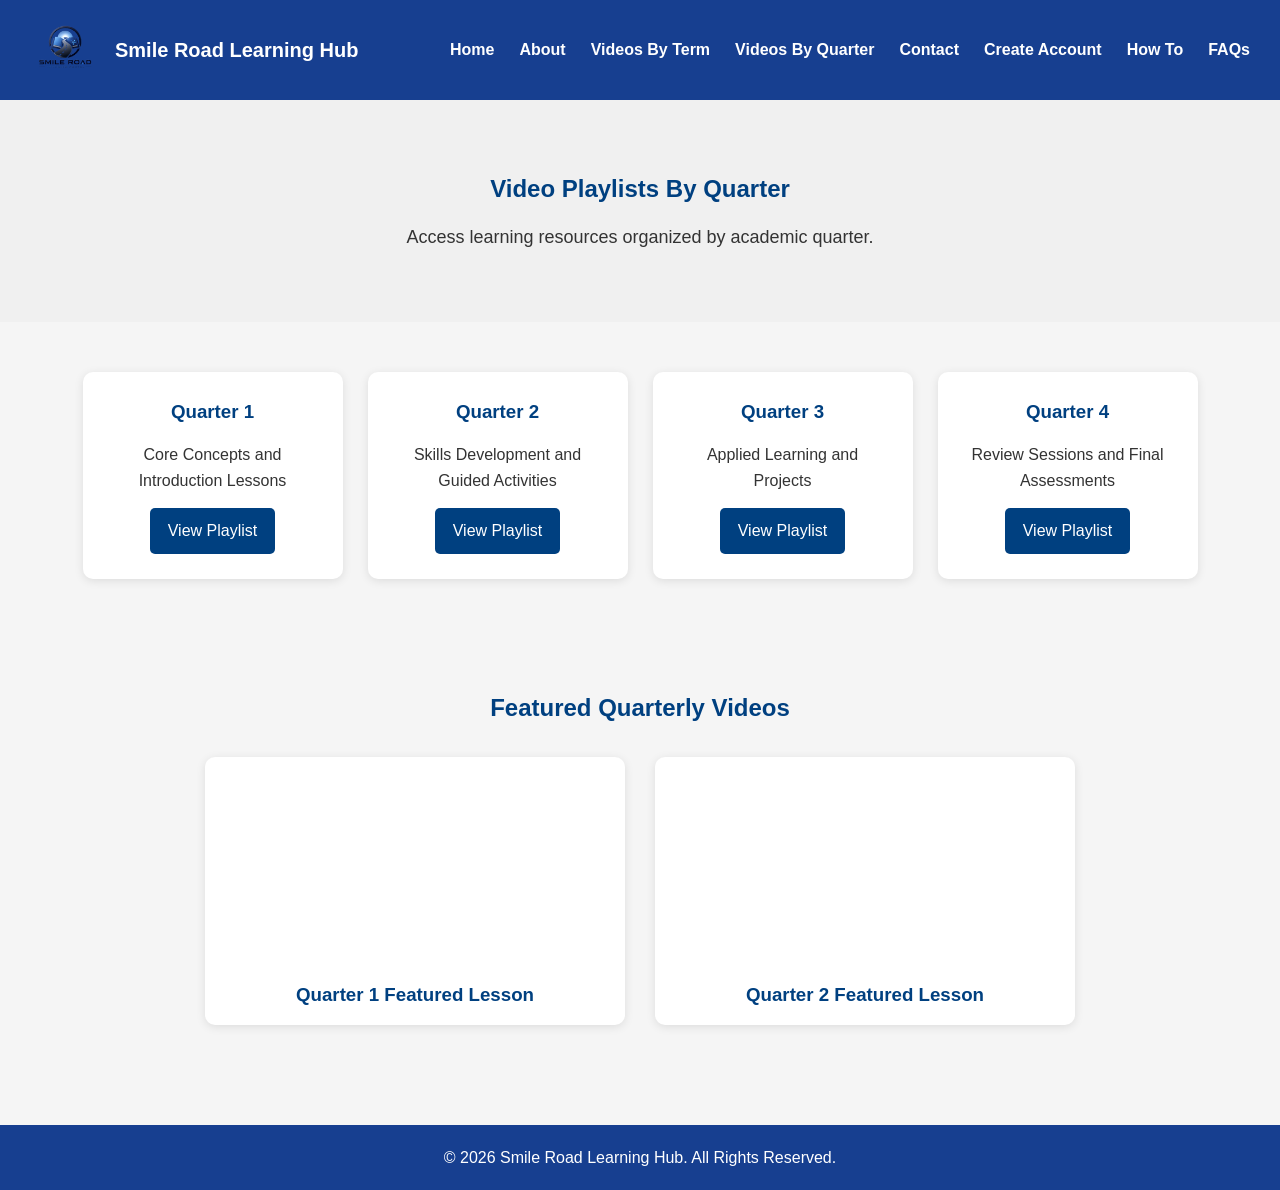
<file: videos-by-quarter.html>
<!DOCTYPE html>
<html lang="en">
<head>
    <meta charset="UTF-8">
    <meta name="viewport" content="width=device-width, initial-scale=1.0">
    <title>Videos Playlists By Quarter | Smile Road Learning Hub</title>
    <link rel="stylesheet" href="css/style.css">
</head>
<body>

<header>
    <div class="logo">
    <img src="assets/logos/logo.png" alt="Smile Road Learning Hub Logo">
    <h1>Smile Road Learning Hub</h1>
</div>
</div>

    <nav>
        <ul>
            <li><a href="index.html">Home</a></li>
            <li><a href="about.html">About</a></li>
            <li><a href="videos-by-term.html">Videos By Term</a></li>
            <li><a href="videos-by-quarter.html">Videos By Quarter</a></li>
            <li><a href="contact.html">Contact</a></li>
            <li><a href="create-account.html">Create Account</a></li>
            <li><a href="how-to.html">How To</a></li>
            <li><a href="faqs.html">FAQs</a></li>
        </ul>
    </nav>
</header>

<section class="page-banner">
    <h2>Video Playlists By Quarter</h2>
    <p>Access learning resources organized by academic quarter.</p>
</section>

<section class="playlist-container">

    <div class="card">
        <h3>Quarter 1</h3>
        <p>Core Concepts and Introduction Lessons</p>
        <a href="quarter1.html">View Playlist</a>
    </div>

    <div class="card">
        <h3>Quarter 2</h3>
        <p>Skills Development and Guided Activities</p>
        <a href="quarter2.html">View Playlist</a>
    </div>

    <div class="card">
        <h3>Quarter 3</h3>
        <p>Applied Learning and Projects</p>
        <a href="quarter3.html">View Playlist</a>
    </div>

    <div class="card">
        <h3>Quarter 4</h3>
        <p>Review Sessions and Final Assessments</p>
        <a href="quarter4.html">View Playlist</a>
    </div>

</section>

<section class="featured-videos">
    <h2>Featured Quarterly Videos</h2>

    <div class="video-grid">

        <div class="video-card">
            <iframe width="100%" height="200"
                src="https://www.youtube.com/embed/dQw4w9WgXcQ"
                title="Featured Video 1"
                allowfullscreen>
            </iframe>
            <h3>Quarter 1 Featured Lesson</h3>
        </div>

        <div class="video-card">
            <iframe width="100%" height="200"
                src="https://www.youtube.com/embed/jNQXAC9IVRw"
                title="Featured Video 2"
                allowfullscreen>
            </iframe>
            <h3>Quarter 2 Featured Lesson</h3>
        </div>

    </div>
</section>

<footer>
    <p>&copy; 2026 Smile Road Learning Hub. All Rights Reserved.</p>
</footer>

</body>
</html>
</file>
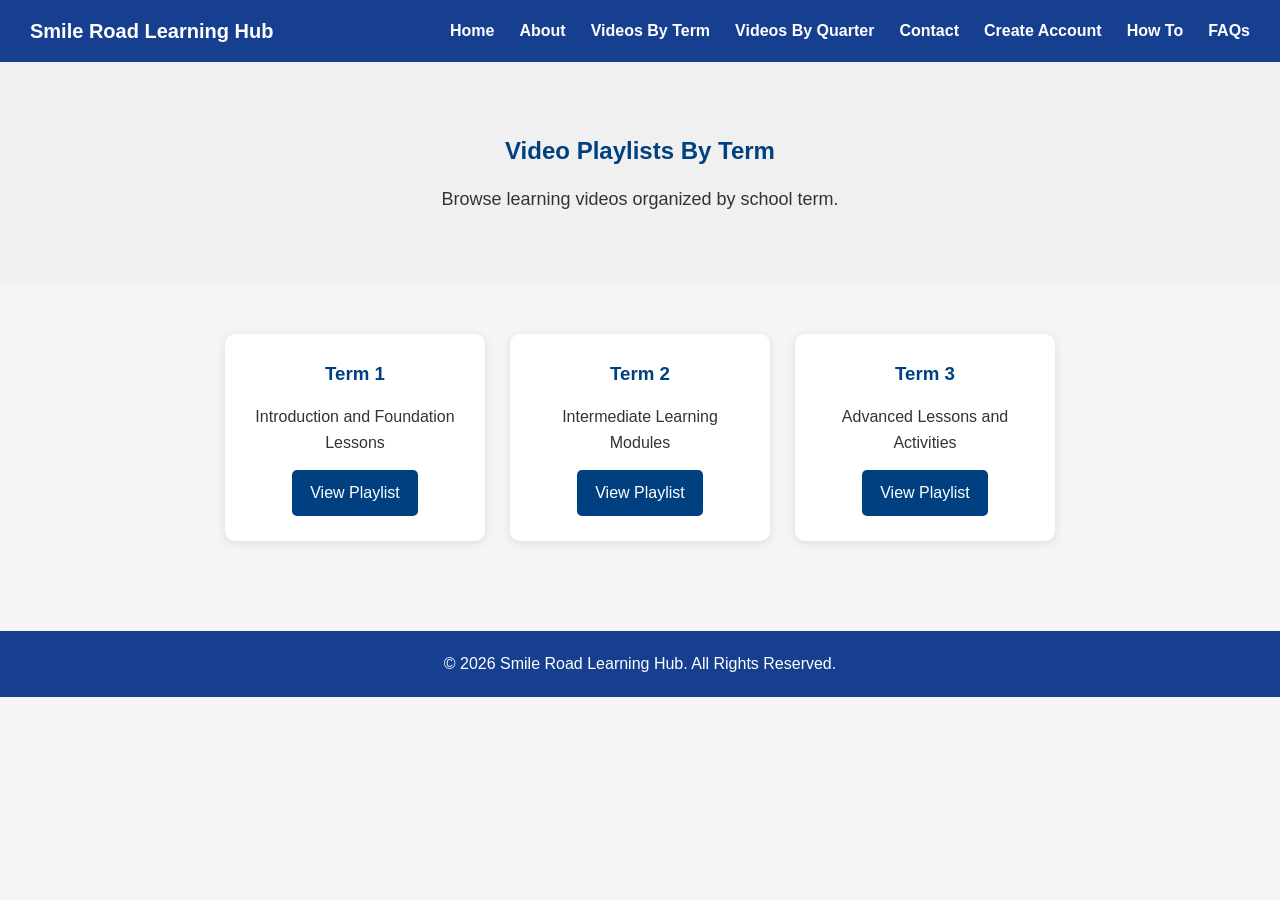
<file: videos-by-term.html>
<!DOCTYPE html>
<html lang="en">
<head>
    <meta charset="UTF-8">
    <title>Videos Playlists By Term | Smile Road Learning Hub</title>
    <link rel="stylesheet" href="css/style.css">
</head>
<body>

<header>
    <div class="logo">
        <h1>Smile Road Learning Hub</h1>
    </div>

    <nav>
        <ul>
            <li><a href="index.html">Home</a></li>
            <li><a href="about.html">About</a></li>
            <li><a href="videos-by-term.html">Videos By Term</a></li>
            <li><a href="videos-by-quarter.html">Videos By Quarter</a></li>
            <li><a href="contact.html">Contact</a></li>
            <li><a href="create-account.html">Create Account</a></li>
            <li><a href="how-to.html">How To</a></li>
            <li><a href="faqs.html">FAQs</a></li>
        </ul>
    </nav>
</header>

<section class="page-banner">
    <h2>Video Playlists By Term</h2>
    <p>Browse learning videos organized by school term.</p>
</section>

<section class="playlist-container">

    <div class="card">
        <h3>Term 1</h3>
        <p>Introduction and Foundation Lessons</p>
        <a href="term1.html">View Playlist</a>
    </div>

    <div class="card">
        <h3>Term 2</h3>
        <p>Intermediate Learning Modules</p>
       <a href="term2.html">View Playlist</a>
    </div>

    <div class="card">
        <h3>Term 3</h3>
        <p>Advanced Lessons and Activities</p>
        <a href="term3.html">View Playlist</a>
    </div>



</section>

<footer>
    <p>&copy; 2026 Smile Road Learning Hub. All Rights Reserved.</p>
</footer>

</body>
</html>
</file>
<file: css/style.css>
/* ==================================
   SMILE ROAD LEARNING HUB
================================== */

*{
    margin:0;
    padding:0;
    box-sizing:border-box;
}

body{
    font-family:Arial, Helvetica, sans-serif;
    background:#f5f5f5;
    color:#333;
    line-height:1.6;
}

/* ==================================
   HEADER
================================== */

header{
    background:#173f90;
    display:flex;
    justify-content:space-between;
    align-items:center;
    padding:15px 30px;
    flex-wrap:wrap;
}

.logo{
    display:flex;
    align-items:center;
    gap:15px;
}

.logo img{
    width:70px;
    height:auto;
}

.logo-text p{
    color:white;
    font-size:20px;
    font-weight:bold;
    margin:0;
}

/* ==================================
   NAVIGATION
================================== */

nav ul{
    list-style:none;
    display:flex;
    gap:25px;
    flex-wrap:wrap;
}

nav ul li a{
    color:white;
    text-decoration:none;
    font-weight:bold;
    transition:0.3s;
}

nav ul li a:hover{
    color:#ffd700;
}

/* ==================================
   HERO SECTION
================================== */

.hero{
    background:linear-gradient(
        rgba(0,64,128,0.8),
        rgba(0,64,128,0.8)
    );
    color:white;
    text-align:center;
    padding:120px 20px;
}

.hero h2{
    font-size:50px;
    margin-bottom:20px;
}

.hero p{
    font-size:22px;
    max-width:800px;
    margin:auto;
}

/* ==================================
   BUTTONS
================================== */

.btn{
    display:inline-block;
    background:#004080;
    color:white;
    text-decoration:none;
    padding:12px 25px;
    margin-top:20px;
    border-radius:5px;
}

.btn:hover{
    background:#0066cc;
}

/* ==================================
   PAGE BANNER
================================== */

.page-banner{
    background:#f0f0f0;
    text-align:center;
    padding:70px 20px;
}

.page-banner h2{
    color:#004080;
    margin-bottom:15px;
}

.page-banner p{
    font-size:18px;
}

/* ==================================
   PLAYLISTS
================================== */

.playlist-container{
    display:flex;
    flex-wrap:wrap;
    justify-content:center;
    gap:25px;
    padding:50px 20px;
}

.card{
    width:260px;
    background:white;
    padding:25px;
    border-radius:10px;
    text-align:center;
    box-shadow:0 2px 10px rgba(0,0,0,0.1);
}

.card h3{
    color:#004080;
    margin-bottom:15px;
}

.card p{
    margin-bottom:15px;
}

.card a{
    display:inline-block;
    background:#004080;
    color:white;
    text-decoration:none;
    padding:10px 18px;
    border-radius:5px;
}

.card a:hover{
    background:#0066cc;
}

/* ==================================
   FEATURED VIDEOS
================================== */

.featured-videos{
    padding:60px 20px;
    text-align:center;
}

.featured-videos h2{
    color:#004080;
    margin-bottom:30px;
}

.video-grid{
    display:flex;
    flex-wrap:wrap;
    justify-content:center;
    gap:30px;
}

.video-card{
    width:420px;
    background:white;
    border-radius:10px;
    overflow:hidden;
    box-shadow:0 2px 10px rgba(0,0,0,0.1);
}

.video-card iframe{
    width:100%;
    border:none;
}

.video-card h3{
    padding:15px;
    color:#004080;
}

/* ==================================
   CONTACT PAGE
================================== */

.contact-section{
    display:flex;
    flex-wrap:wrap;
    gap:30px;
    padding:50px;
}

.contact-info,
.contact-form{
    flex:1;
    min-width:300px;
}

.contact-form form{
    display:flex;
    flex-direction:column;
}

.contact-form input,
.contact-form textarea{
    padding:12px;
    margin-bottom:15px;
    border:1px solid #ccc;
    border-radius:5px;
}

.contact-form button{
    background:#004080;
    color:white;
    border:none;
    padding:12px;
    border-radius:5px;
    cursor:pointer;
}

.contact-form button:hover{
    background:#0066cc;
}

/* ==================================
   ACCOUNT PAGE
================================== */

.account-section{
    display:flex;
    flex-wrap:wrap;
    gap:25px;
    justify-content:center;
    padding:50px;
}

.account-card{
    width:320px;
    background:white;
    padding:25px;
    border-radius:10px;
    box-shadow:0 2px 10px rgba(0,0,0,0.1);
}

.account-card h3{
    color:#004080;
    margin-bottom:15px;
}

.account-card ul,
.account-card ol{
    padding-left:20px;
}

/* ==================================
   HOW TO PAGE
================================== */

.howto-section{
    display:flex;
    flex-wrap:wrap;
    justify-content:center;
    gap:25px;
    padding:50px;
}

.step-card{
    width:280px;
    background:white;
    padding:25px;
    border-radius:10px;
    text-align:center;
    box-shadow:0 2px 10px rgba(0,0,0,0.1);
}

.step-number{
    width:60px;
    height:60px;
    line-height:60px;
    border-radius:50%;
    background:#004080;
    color:white;
    font-size:24px;
    margin:auto;
    margin-bottom:15px;
}

.step-card h3{
    color:#004080;
}

/* ==================================
   FAQ PAGE
================================== */

.faq-container{
    max-width:900px;
    margin:auto;
    padding:40px 20px;
}

.faq-item{
    background:white;
    margin-bottom:15px;
    border-radius:8px;
    padding:15px;
    box-shadow:0 2px 8px rgba(0,0,0,0.1);
}

.faq-item summary{
    font-weight:bold;
    cursor:pointer;
    color:#004080;
    font-size:18px;
}

.faq-item p{
    margin-top:15px;
}

/* ==================================
   TABLES
================================== */

table{
    width:100%;
    border-collapse:collapse;
}

table th,
table td{
    border:1px solid #ddd;
    padding:10px;
}

table th{
    background:#004080;
    color:white;
}

/* ==================================
   FOOTER
================================== */

footer{
    background:#173f90;
    color:white;
    text-align:center;
    padding:20px;
    margin-top:40px;
}

/* ==================================
   MOBILE
================================== */

@media(max-width:768px){

    header{
        flex-direction:column;
        text-align:center;
    }

    .logo{
        flex-direction:column;
    }

    nav ul{
        justify-content:center;
        margin-top:15px;
    }

    .hero h2{
        font-size:34px;
    }

    .hero p{
        font-size:18px;
    }

    .video-card{
        width:100%;
    }

    .card{
        width:100%;
    }
}
/* ==================================
   LOGO TITLE
================================== */

.logo h1{
    color:white;
    font-size:20px;
    margin:0;
    white-space:nowrap;
}

/* ==================================
   PRIMARY BUTTON
================================== */

.btn-primary{
    display:inline-block;
    background:#004080;
    color:white;
    text-decoration:none;
    padding:12px 24px;
    border-radius:5px;
    margin-top:20px;
    font-weight:bold;
}

.btn-primary:hover{
    background:#0066cc;
}

/* ==================================
   QUICK LINKS
================================== */

.quick-links{
    padding:60px 20px;
    text-align:center;
}

.quick-grid{
    display:flex;
    flex-wrap:wrap;
    justify-content:center;
    gap:25px;
    margin-top:30px;
}

.quick-card{
    width:260px;
    background:white;
    padding:25px;
    border-radius:10px;
    box-shadow:0 2px 10px rgba(0,0,0,.1);
}

.quick-card h3{
    color:#004080;
    margin-bottom:10px;
}

.quick-card p{
    margin-bottom:15px;
}

.quick-card a{
    display:inline-block;
    background:#004080;
    color:white;
    text-decoration:none;
    padding:10px 15px;
    border-radius:5px;
}

.quick-card a:hover{
    background:#0066cc;
}

/* ==================================
   FEATURED HOME
================================== */

.featured-home{
    padding:60px 20px;
    text-align:center;
    background:#f8f8f8;
}

/* ==================================
   ANNOUNCEMENTS
================================== */

.announcements{
    padding:60px 20px;
}

.announcement-card{
    background:white;
    max-width:800px;
    margin:20px auto;
    padding:25px;
    border-left:6px solid #004080;
    box-shadow:0 2px 10px rgba(0,0,0,.1);
}

.announcement-card h3{
    color:#004080;
    margin-bottom:10px;
}
</file>
